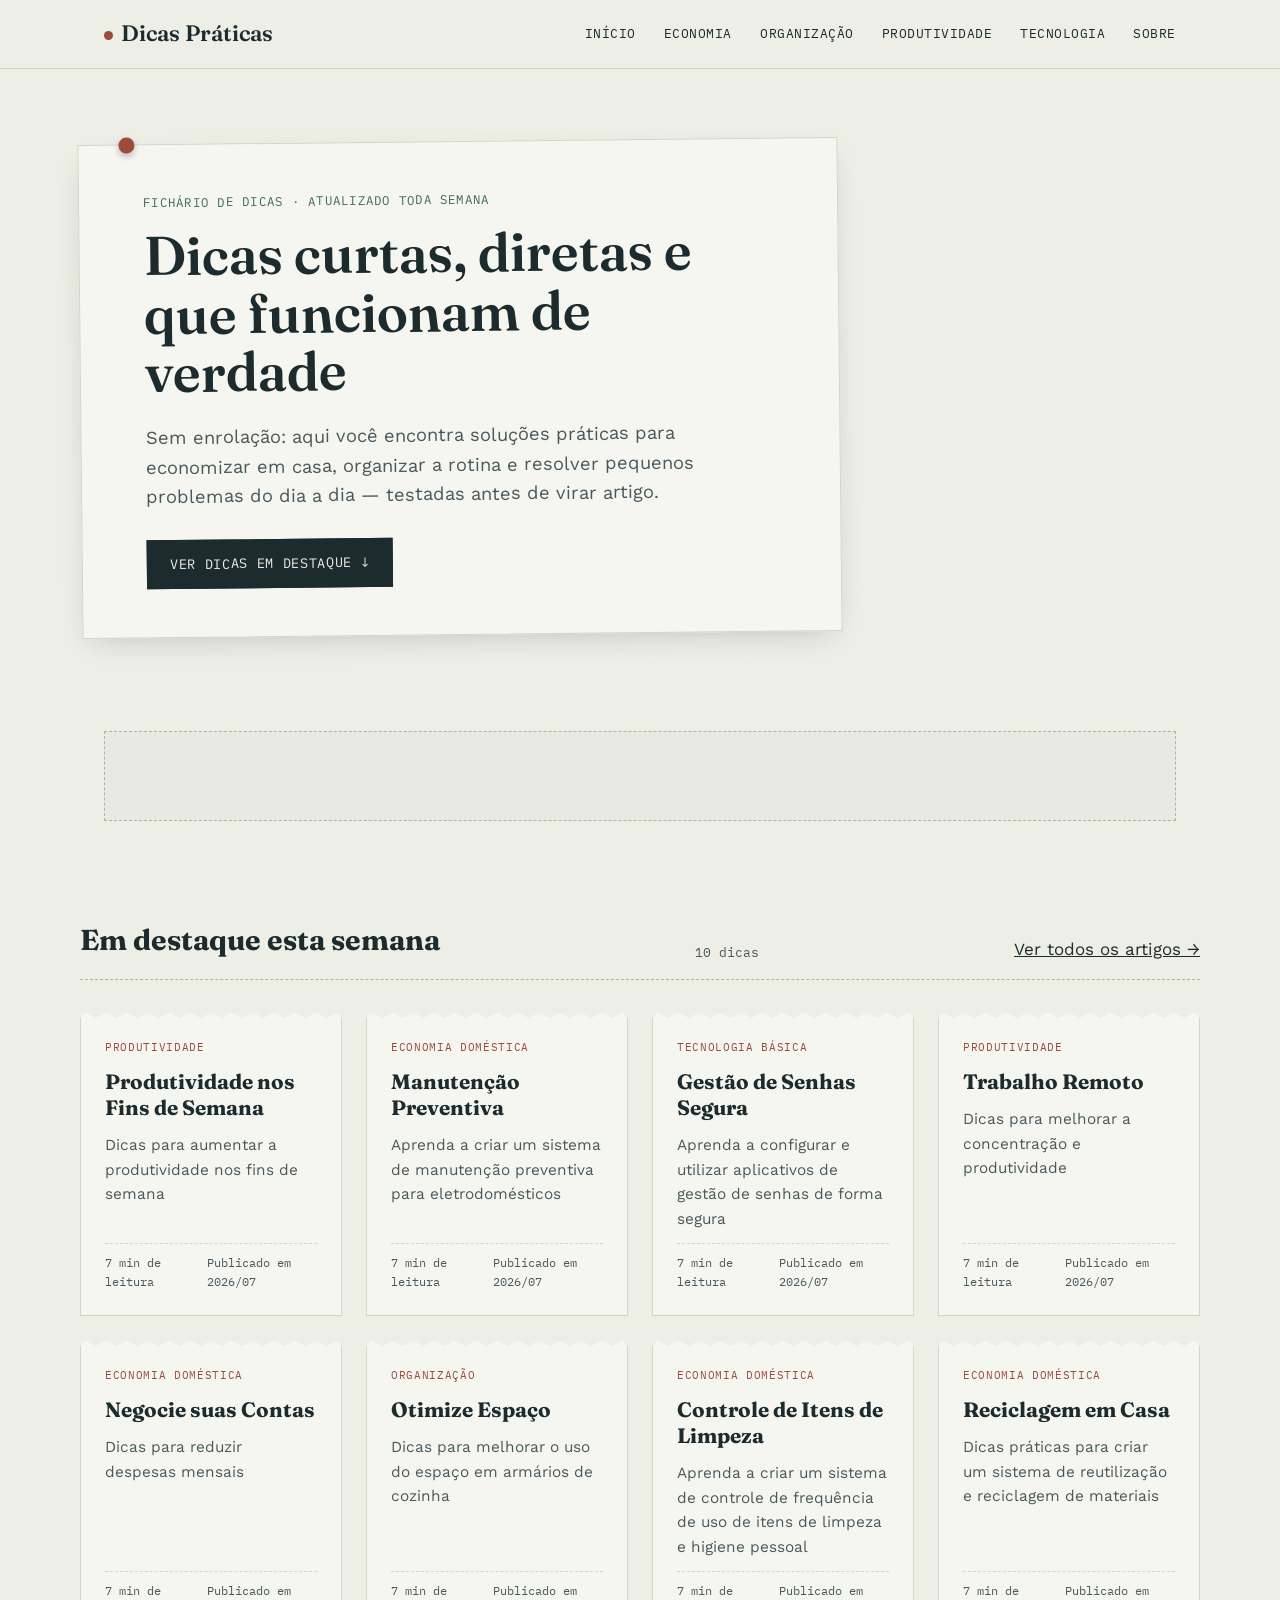
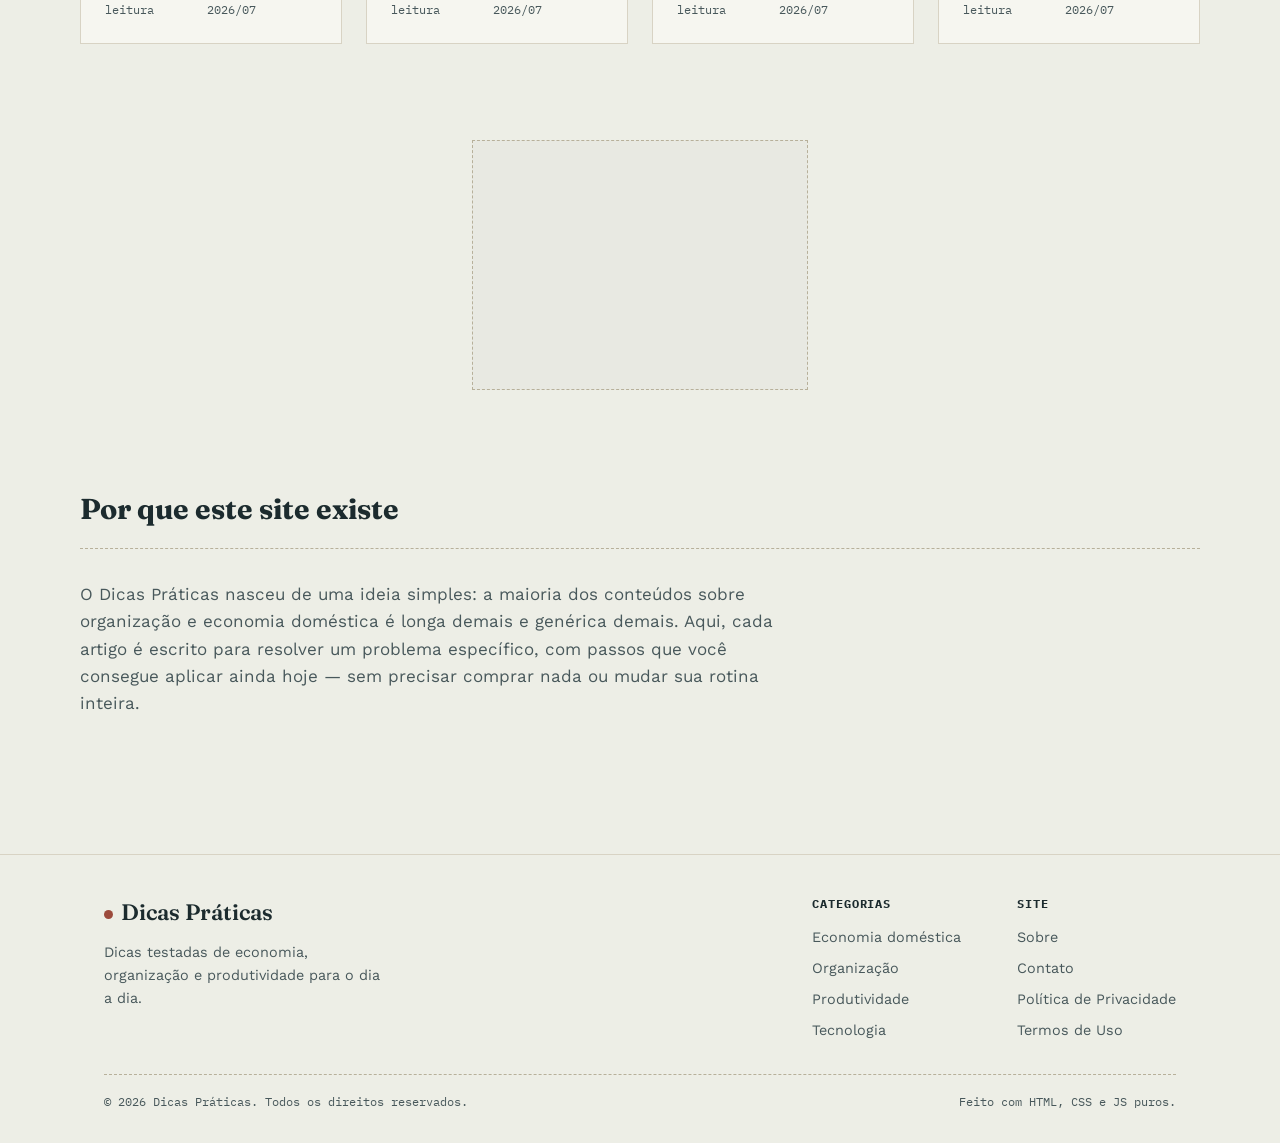
<file: index.html>
<!DOCTYPE html>
<html lang="pt-BR">
<head>
<meta charset="UTF-8">
<meta name="viewport" content="width=device-width, initial-scale=1.0">
<title>Dicas Práticas | Economia e Organização</title>
<meta name="description" content="Dicas práticas e testadas para economizar em casa, se organizar melhor e ganhar tempo no dia a dia. Conteúdo direto ao ponto, sem enrolação.">
<link rel="canonical" href="https://dicas-economizar-tempo.vercel.app/">
<meta name="robots" content="index, follow">

<!-- Open Graph -->
<meta property="og:type" content="website">
<meta property="og:site_name" content="Dicas Práticas">
<meta property="og:title" content="Dicas Práticas | Economia e Organização">
<meta property="og:description" content="Dicas práticas e testadas para economizar em casa, se organizar melhor e ganhar tempo no dia a dia.">
<meta property="og:url" content="https://dicas-economizar-tempo.vercel.app/">
<meta property="og:image" content="https://dicas-economizar-tempo.vercel.app/og-image.jpg">
<meta property="og:locale" content="pt_BR">

<!-- Twitter Card -->
<meta name="twitter:card" content="summary_large_image">
<meta name="twitter:title" content="Dicas Práticas">
<meta name="twitter:description" content="Dicas práticas e testadas para o dia a dia: economia, organização e produtividade.">
<meta name="google-adsense-account" content="ca-pub-7348272036985298">
<script async src="https://pagead2.googlesyndication.com/pagead/js/adsbygoogle.js?client=ca-pub-7348272036985298"crossorigin="anonymous"></script>

<script id="aclib" type="text/javascript" src="//acscdn.com/script/aclib.js"></script>
<script type="text/javascript">
    aclib.runAutoTag({
        zoneId: 'lfarq0qdfk',
    });
</script>



<link rel="icon" href="data:image/svg+xml,<svg xmlns=%22http://www.w3.org/2000/svg%22 viewBox=%220 0 32 32%22><circle cx=%2216%22 cy=%2216%22 r=%2216%22 fill=%22%239c4a3c%22/></svg>">
<link rel="stylesheet" href="css/style.css">

<!-- JSON-LD: WebSite -->
<script type="application/ld+json">
{
  "@context": "https://schema.org",
  "@type": "WebSite",
  "name": "Dicas Práticas",
  "url": "https://dicas-economizar-tempo.vercel.app/",
  "inLanguage": "pt-BR",
  "description": "Dicas práticas e testadas para economizar em casa, se organizar melhor e ganhar tempo no dia a dia."
}
</script>
</head>
<body>

<header class="site-header">
  <nav class="nav">
    <a class="brand" href="index.html">
      <span class="brand-pin" aria-hidden="true"></span>
      <span class="brand-name">Dicas Práticas</span>
    </a>
    <button class="nav-toggle" aria-expanded="false" aria-controls="menu-principal">Menu</button>
    <ul class="nav-links" id="menu-principal">
      <li><a href="index.html">Início</a></li>
      <li><a href="artigos/economia-domestica.html">Economia</a></li>
      <li><a href="artigos/organizacao-casa.html">Organização</a></li>
      <li><a href="artigos/produtividade-diaria.html">Produtividade</a></li>
      <li><a href="artigos/tecnologia-basica.html">Tecnologia</a></li>
      <li><a href="sobre.html">Sobre</a></li>
    </ul>
  </nav>
</header>

<main>
  <section class="hero wrap">
    <div class="pinned-card">
      <p class="eyebrow">Fichário de dicas · atualizado toda semana</p>
      <h1>Dicas curtas, diretas e que funcionam de verdade</h1>
      <p class="lede">Sem enrolação: aqui você encontra soluções práticas para economizar em casa, organizar a rotina e resolver pequenos problemas do dia a dia — testadas antes de virar artigo.</p>
      <a class="btn" href="#destaques">Ver dicas em destaque ↓</a>
    </div>
  </section>

  <div class="wrap">
    <div class="ad-slot leaderboard" data-ad-slot="SUBSTITUA_PELO_ZONE_ID_1" role="complementary" aria-label="Espaço publicitário">
      Espaço publicitário
    </div>
  </div>

  <section class="section wrap" id="destaques">
    <div class="section-head">
    <h2>Em destaque esta semana</h2>
    <span class="idx">10 dicas</span>
      <a class="ver-todos-link" href="todos-os-artigos.html">Ver todos os artigos →</a>
      <!-- LINK_TODOS_ARTIGOS -->
    </div>
    <div class="card-grid">

      <a class="tip-card" href="artigos/tecnicas-para-maximizar-a-produtividade-durante-os-fins-de-semana.html">
        <span class="tag">Produtividade</span>
        <h3>Produtividade nos Fins de Semana</h3>
        <p>Dicas para aumentar a produtividade nos fins de semana</p>
        <span class="meta"><span>7 min de leitura</span><span>Publicado em 2026/07</span></span>
      </a>

      <a class="tip-card" href="artigos/como-criar-um-sistema-de-manutencao-preventiva-para-eletrodomesticos.html">
        <span class="tag">Economia doméstica</span>
        <h3>Manutenção Preventiva</h3>
        <p>Aprenda a criar um sistema de manutenção preventiva para eletrodomésticos</p>
        <span class="meta"><span>7 min de leitura</span><span>Publicado em 2026/07</span></span>
      </a>

      <a class="tip-card" href="artigos/guia-para-configurar-e-utilizar-aplicativos-de-gestao-de-senhas-de-forma-segura.html">
        <span class="tag">Tecnologia básica</span>
        <h3>Gestão de Senhas Segura</h3>
        <p>Aprenda a configurar e utilizar aplicativos de gestão de senhas de forma segura</p>
        <span class="meta"><span>7 min de leitura</span><span>Publicado em 2026/07</span></span>
      </a>

      <a class="tip-card" href="artigos/tecnicas-para-melhorar-a-concentracao-e-produtividade-durante-o-trabalho-remoto.html">
        <span class="tag">Produtividade</span>
        <h3>Trabalho Remoto</h3>
        <p>Dicas para melhorar a concentração e produtividade</p>
        <span class="meta"><span>7 min de leitura</span><span>Publicado em 2026/07</span></span>
      </a>

      <a class="tip-card" href="artigos/dicas-para-negociar-contas-e-reduzir-despesas-mensais.html">
        <span class="tag">Economia doméstica</span>
        <h3>Negocie suas Contas</h3>
        <p>Dicas para reduzir despesas mensais</p>
        <span class="meta"><span>7 min de leitura</span><span>Publicado em 2026/07</span></span>
      </a>

      <a class="tip-card" href="artigos/como-otimizar-o-uso-de-espaco-em-armarios-de-cozinha.html">
        <span class="tag">Organização</span>
        <h3>Otimize Espaço</h3>
        <p>Dicas para melhorar o uso do espaço em armários de cozinha</p>
        <span class="meta"><span>7 min de leitura</span><span>Publicado em 2026/07</span></span>
      </a>

      <a class="tip-card" href="artigos/como-criar-um-sistema-de-controle-de-frequencia-de-uso-de-itens-de-limpeza-e-higiene-pessoal-em-casa.html">
        <span class="tag">Economia doméstica</span>
        <h3>Controle de Itens de Limpeza</h3>
        <p>Aprenda a criar um sistema de controle de frequência de uso de itens de limpeza e higiene pessoal</p>
        <span class="meta"><span>7 min de leitura</span><span>Publicado em 2026/07</span></span>
      </a>

      <a class="tip-card" href="artigos/como-criar-um-sistema-de-reutilizacao-e-reciclagem-de-materiais-em-casa.html">
        <span class="tag">Economia doméstica</span>
        <h3>Reciclagem em Casa</h3>
        <p>Dicas práticas para criar um sistema de reutilização e reciclagem de materiais</p>
        <span class="meta"><span>7 min de leitura</span><span>Publicado em 2026/07</span></span>
      </a>








    </div>
  </section>

  <div class="wrap">
    <div class="ad-slot rectangle" data-ad-slot="SUBSTITUA_PELO_ZONE_ID_2" role="complementary" aria-label="Espaço publicitário">
      Espaço publicitário
    </div>
  </div>

  <section class="section wrap">
    <div class="section-head">
      <h2>Por que este site existe</h2>
    </div>
    <p style="max-width:65ch; color:var(--ink-soft)">O Dicas Práticas nasceu de uma ideia simples: a maioria dos conteúdos sobre organização e economia doméstica é longa demais e genérica demais. Aqui, cada artigo é escrito para resolver um problema específico, com passos que você consegue aplicar ainda hoje — sem precisar comprar nada ou mudar sua rotina inteira.</p>
  </section>
</main>

<footer class="site-footer">
  <div class="wrap">
    <div class="footer-grid">
      <div>
        <a class="brand" href="index.html">
          <span class="brand-pin" aria-hidden="true"></span>
          <span class="brand-name">Dicas Práticas</span>
        </a>
        <p style="max-width:32ch; margin-top:10px;">Dicas testadas de economia, organização e produtividade para o dia a dia.</p>
      </div>
      <div class="footer-cols">
        <div class="footer-col">
          <h4>Categorias</h4>
          <ul>
            <li><a href="artigos/economia-domestica.html">Economia doméstica</a></li>
            <li><a href="artigos/organizacao-casa.html">Organização</a></li>
            <li><a href="artigos/produtividade-diaria.html">Produtividade</a></li>
            <li><a href="artigos/tecnologia-basica.html">Tecnologia</a></li>
          </ul>
        </div>
        <div class="footer-col">
          <h4>Site</h4>
          <ul>
            <li><a href="sobre.html">Sobre</a></li>
            <li><a href="contato.html">Contato</a></li>
            <li><a href="privacidade.html">Política de Privacidade</a></li>
            <li><a href="termos.html">Termos de Uso</a></li>
          </ul>
        </div>
      </div>
    </div>
    <div class="footer-bottom">
      <span>© 2026 Dicas Práticas. Todos os direitos reservados.</span>
      <span>Feito com HTML, CSS e JS puros.</span>
    </div>
  </div>
</footer>

<button class="back-to-top" aria-label="Voltar ao topo">↑</button>
<script src="js/main.js"></script>
</body>
</html>
</file>
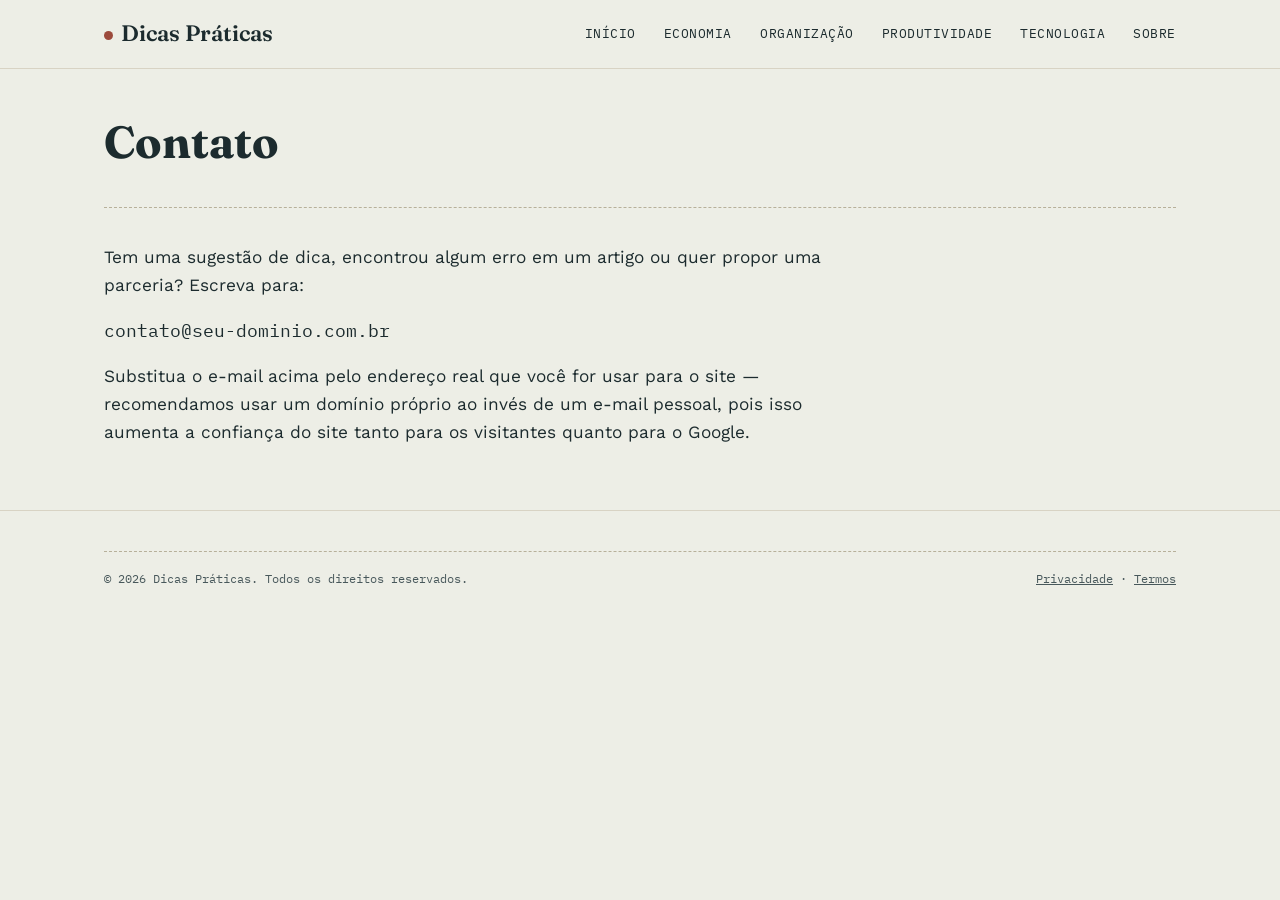
<file: contato.html>
<!DOCTYPE html>
<html lang="pt-BR">
<head>
<meta charset="UTF-8">
<meta name="viewport" content="width=device-width, initial-scale=1.0">
<title>Contato | Dicas Práticas</title>
<meta name="description" content="Fale com a equipe do Dicas Práticas para sugestões de pauta, parcerias ou dúvidas.">
<link rel="canonical" href="https://seu-dominio.vercel.app/contato.html">
<link rel="stylesheet" href="css/style.css">
</head>
<body>
<header class="site-header">
  <nav class="nav">
    <a class="brand" href="index.html">
      <span class="brand-pin" aria-hidden="true"></span>
      <span class="brand-name">Dicas Práticas</span>
    </a>
    <button class="nav-toggle" aria-expanded="false" aria-controls="menu-principal">Menu</button>
    <ul class="nav-links" id="menu-principal">
      <li><a href="index.html">Início</a></li>
      <li><a href="artigos/economia-domestica.html">Economia</a></li>
      <li><a href="artigos/organizacao-casa.html">Organização</a></li>
      <li><a href="artigos/produtividade-diaria.html">Produtividade</a></li>
      <li><a href="artigos/tecnologia-basica.html">Tecnologia</a></li>
      <li><a href="sobre.html">Sobre</a></li>
    </ul>
  </nav>
</header>

<main class="wrap">
  <div class="article-head">
    <h1>Contato</h1>
  </div>
  <article class="article-body">
    <p>Tem uma sugestão de dica, encontrou algum erro em um artigo ou quer propor uma parceria? Escreva para:</p>
    <p style="font-family:var(--font-mono); font-size:1.1rem;">contato@seu-dominio.com.br</p>
    <p>Substitua o e-mail acima pelo endereço real que você for usar para o site — recomendamos usar um domínio próprio ao invés de um e-mail pessoal, pois isso aumenta a confiança do site tanto para os visitantes quanto para o Google.</p>
  </article>
</main>

<footer class="site-footer">
  <div class="wrap">
    <div class="footer-bottom">
      <span>© 2026 Dicas Práticas. Todos os direitos reservados.</span>
      <span><a href="privacidade.html">Privacidade</a> · <a href="termos.html">Termos</a></span>
    </div>
  </div>
</footer>
<button class="back-to-top" aria-label="Voltar ao topo">↑</button>
<script src="js/main.js"></script>
</body>
</html>
</file>
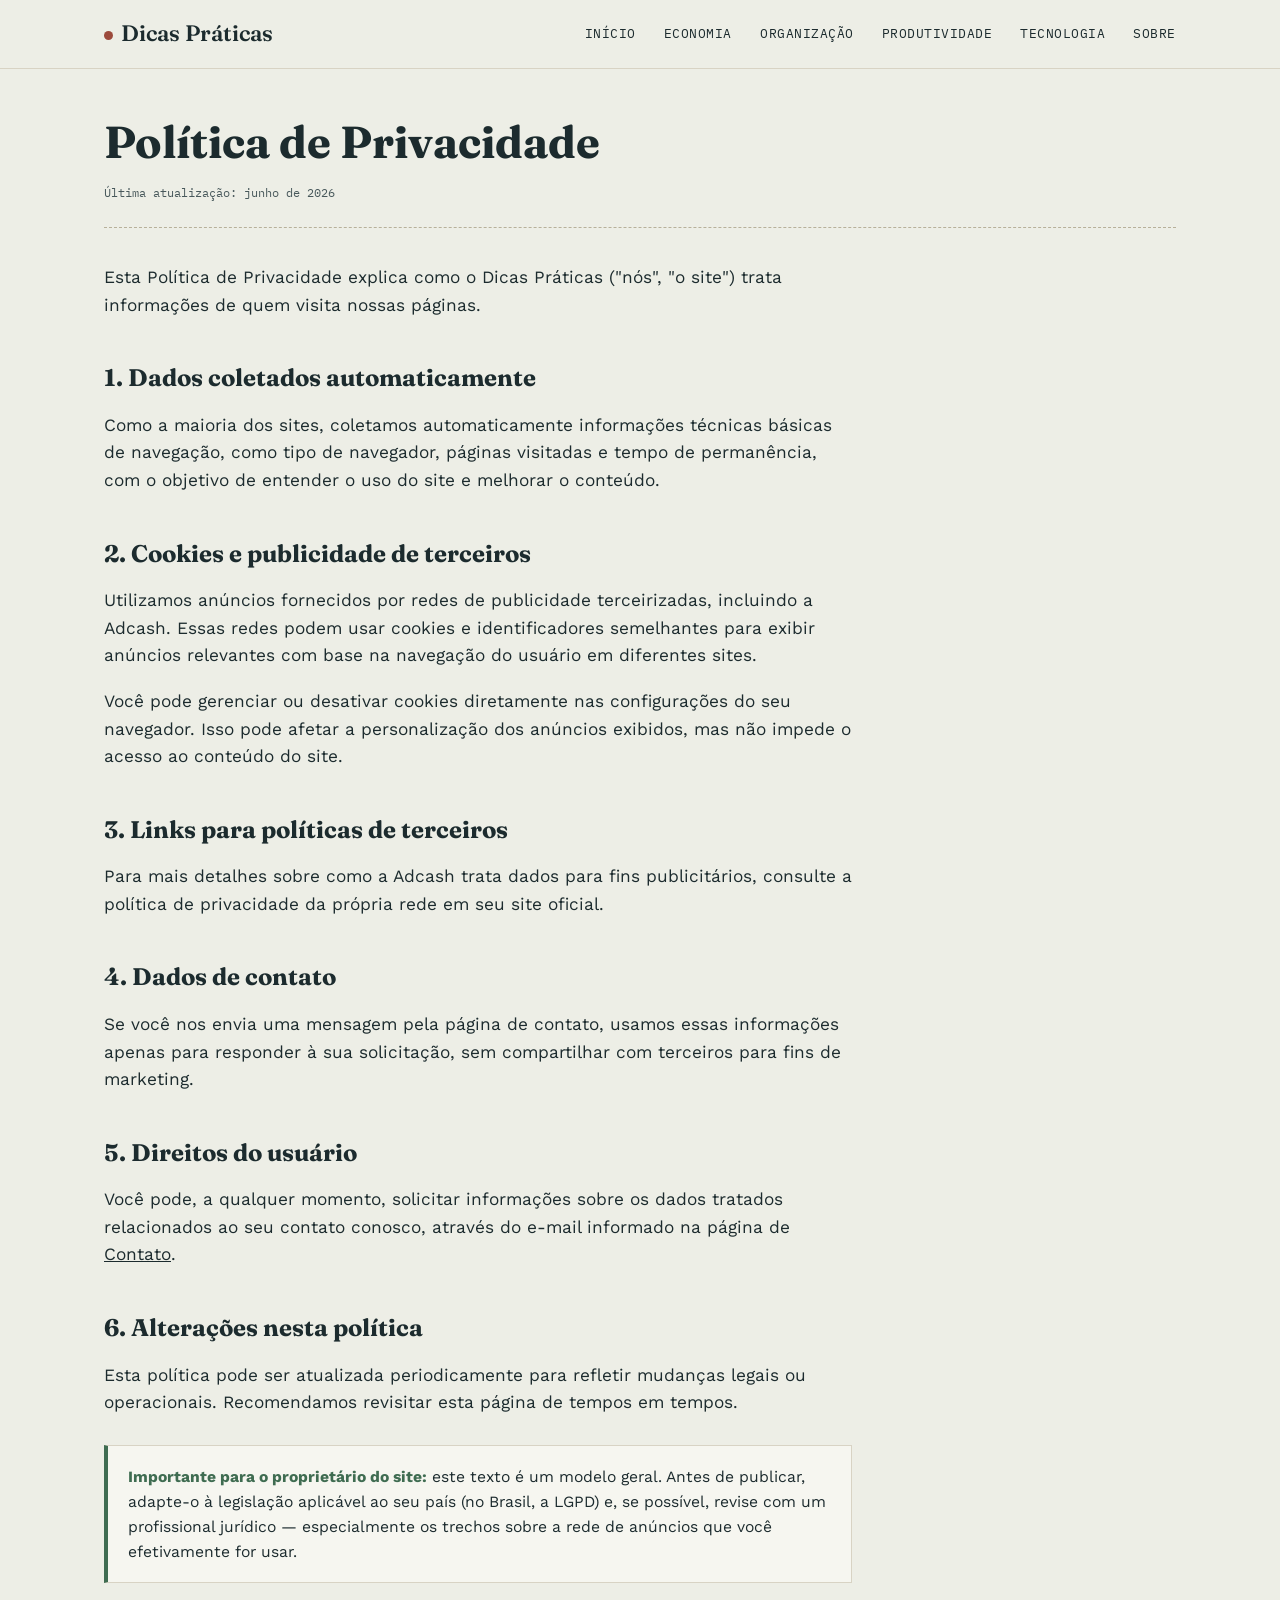
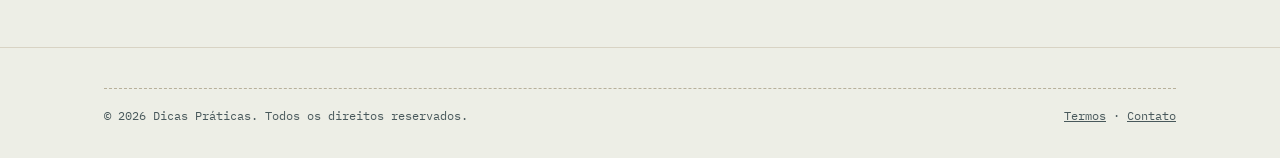
<file: privacidade.html>
<!DOCTYPE html>
<html lang="pt-BR">
<head>
<meta charset="UTF-8">
<meta name="viewport" content="width=device-width, initial-scale=1.0">
<title>Política de Privacidade | Dicas Práticas</title>
<meta name="description" content="Política de privacidade do Dicas Práticas: como usamos cookies, dados de navegação e anúncios de terceiros.">
<link rel="canonical" href="https://dicas-economizar-tempo.vercel.app/privacidade.html">
<link rel="stylesheet" href="css/style.css">
</head>
<body>
<header class="site-header">
  <nav class="nav">
    <a class="brand" href="index.html">
      <span class="brand-pin" aria-hidden="true"></span>
      <span class="brand-name">Dicas Práticas</span>
    </a>
    <button class="nav-toggle" aria-expanded="false" aria-controls="menu-principal">Menu</button>
    <ul class="nav-links" id="menu-principal">
      <li><a href="index.html">Início</a></li>
      <li><a href="artigos/economia-domestica.html">Economia</a></li>
      <li><a href="artigos/organizacao-casa.html">Organização</a></li>
      <li><a href="artigos/produtividade-diaria.html">Produtividade</a></li>
      <li><a href="artigos/tecnologia-basica.html">Tecnologia</a></li>
      <li><a href="sobre.html">Sobre</a></li>
    </ul>
  </nav>
</header>

<main class="wrap">
  <div class="article-head">
    <h1>Política de Privacidade</h1>
    <div class="article-meta"><span>Última atualização: junho de 2026</span></div>
  </div>
  <article class="article-body">
    <p>Esta Política de Privacidade explica como o Dicas Práticas ("nós", "o site") trata informações de quem visita nossas páginas.</p>

    <h2>1. Dados coletados automaticamente</h2>
    <p>Como a maioria dos sites, coletamos automaticamente informações técnicas básicas de navegação, como tipo de navegador, páginas visitadas e tempo de permanência, com o objetivo de entender o uso do site e melhorar o conteúdo.</p>

    <h2>2. Cookies e publicidade de terceiros</h2>
    <p>Utilizamos anúncios fornecidos por redes de publicidade terceirizadas, incluindo a Adcash. Essas redes podem usar cookies e identificadores semelhantes para exibir anúncios relevantes com base na navegação do usuário em diferentes sites.</p>
    <p>Você pode gerenciar ou desativar cookies diretamente nas configurações do seu navegador. Isso pode afetar a personalização dos anúncios exibidos, mas não impede o acesso ao conteúdo do site.</p>

    <h2>3. Links para políticas de terceiros</h2>
    <p>Para mais detalhes sobre como a Adcash trata dados para fins publicitários, consulte a política de privacidade da própria rede em seu site oficial.</p>

    <h2>4. Dados de contato</h2>
    <p>Se você nos envia uma mensagem pela página de contato, usamos essas informações apenas para responder à sua solicitação, sem compartilhar com terceiros para fins de marketing.</p>

    <h2>5. Direitos do usuário</h2>
    <p>Você pode, a qualquer momento, solicitar informações sobre os dados tratados relacionados ao seu contato conosco, através do e-mail informado na página de <a href="contato.html">Contato</a>.</p>

    <h2>6. Alterações nesta política</h2>
    <p>Esta política pode ser atualizada periodicamente para refletir mudanças legais ou operacionais. Recomendamos revisitar esta página de tempos em tempos.</p>

    <div class="callout">
      <strong>Importante para o proprietário do site:</strong> este texto é um modelo geral. Antes de publicar, adapte-o à legislação aplicável ao seu país (no Brasil, a LGPD) e, se possível, revise com um profissional jurídico — especialmente os trechos sobre a rede de anúncios que você efetivamente for usar.
    </div>
  </article>
</main>

<footer class="site-footer">
  <div class="wrap">
    <div class="footer-bottom">
      <span>© 2026 Dicas Práticas. Todos os direitos reservados.</span>
      <span><a href="termos.html">Termos</a> · <a href="contato.html">Contato</a></span>
    </div>
  </div>
</footer>
<button class="back-to-top" aria-label="Voltar ao topo">↑</button>
<script src="js/main.js"></script>
</body>
</html>
</file>
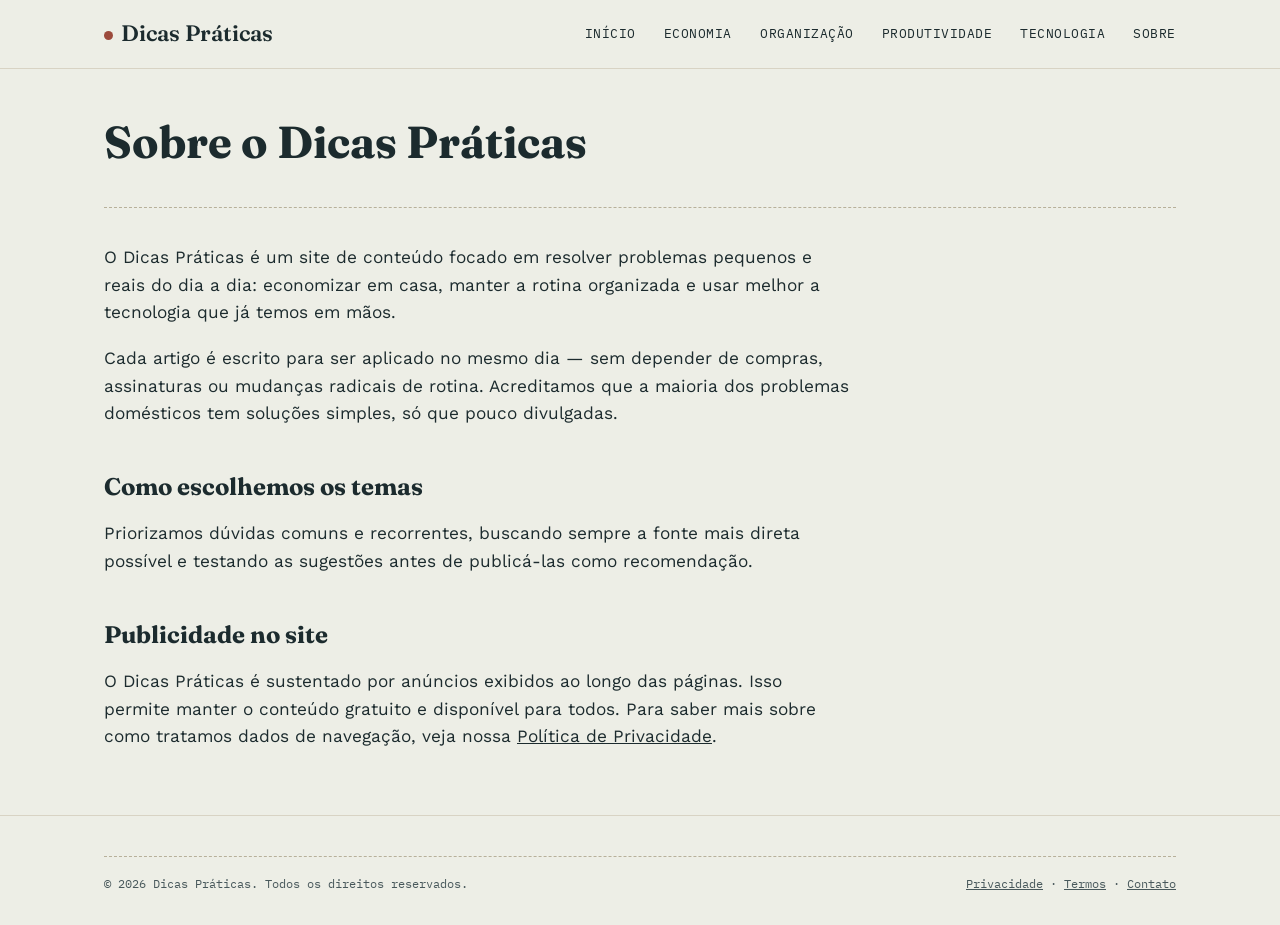
<file: sobre.html>
<!DOCTYPE html>
<html lang="pt-BR">
<head>
<meta charset="UTF-8">
<meta name="viewport" content="width=device-width, initial-scale=1.0">
<title>Sobre | Dicas Práticas</title>
<meta name="description" content="Conheça o Dicas Práticas: um site de conteúdo direto ao ponto sobre economia doméstica, organização e produtividade.">
<link rel="canonical" href="https://dicas-economizar-tempo.vercel.app/sobre.html">
<link rel="stylesheet" href="css/style.css">
</head>
<body>
<header class="site-header">
  <nav class="nav">
    <a class="brand" href="index.html">
      <span class="brand-pin" aria-hidden="true"></span>
      <span class="brand-name">Dicas Práticas</span>
    </a>
    <button class="nav-toggle" aria-expanded="false" aria-controls="menu-principal">Menu</button>
    <ul class="nav-links" id="menu-principal">
      <li><a href="index.html">Início</a></li>
      <li><a href="artigos/economia-domestica.html">Economia</a></li>
      <li><a href="artigos/organizacao-casa.html">Organização</a></li>
      <li><a href="artigos/produtividade-diaria.html">Produtividade</a></li>
      <li><a href="artigos/tecnologia-basica.html">Tecnologia</a></li>
      <li><a href="sobre.html">Sobre</a></li>
    </ul>
  </nav>
</header>
<main class="wrap">
  <div class="article-head">
    <h1>Sobre o Dicas Práticas</h1>
  </div>
  <article class="article-body">
    <p>O Dicas Práticas é um site de conteúdo focado em resolver problemas pequenos e reais do dia a dia: economizar em casa, manter a rotina organizada e usar melhor a tecnologia que já temos em mãos.</p>
    <p>Cada artigo é escrito para ser aplicado no mesmo dia — sem depender de compras, assinaturas ou mudanças radicais de rotina. Acreditamos que a maioria dos problemas domésticos tem soluções simples, só que pouco divulgadas.</p>
    <h2>Como escolhemos os temas</h2>
    <p>Priorizamos dúvidas comuns e recorrentes, buscando sempre a fonte mais direta possível e testando as sugestões antes de publicá-las como recomendação.</p>
    <h2>Publicidade no site</h2>
    <p>O Dicas Práticas é sustentado por anúncios exibidos ao longo das páginas. Isso permite manter o conteúdo gratuito e disponível para todos. Para saber mais sobre como tratamos dados de navegação, veja nossa <a href="privacidade.html">Política de Privacidade</a>.</p>
  </article>
</main>
<footer class="site-footer">
  <div class="wrap">
    <div class="footer-bottom">
      <span>© 2026 Dicas Práticas. Todos os direitos reservados.</span>
      <span><a href="privacidade.html">Privacidade</a> · <a href="termos.html">Termos</a> · <a href="contato.html">Contato</a></span>
    </div>
  </div>
</footer>
<button class="back-to-top" aria-label="Voltar ao topo">↑</button>
<script src="js/main.js"></script>
</body>
</html>
</file>
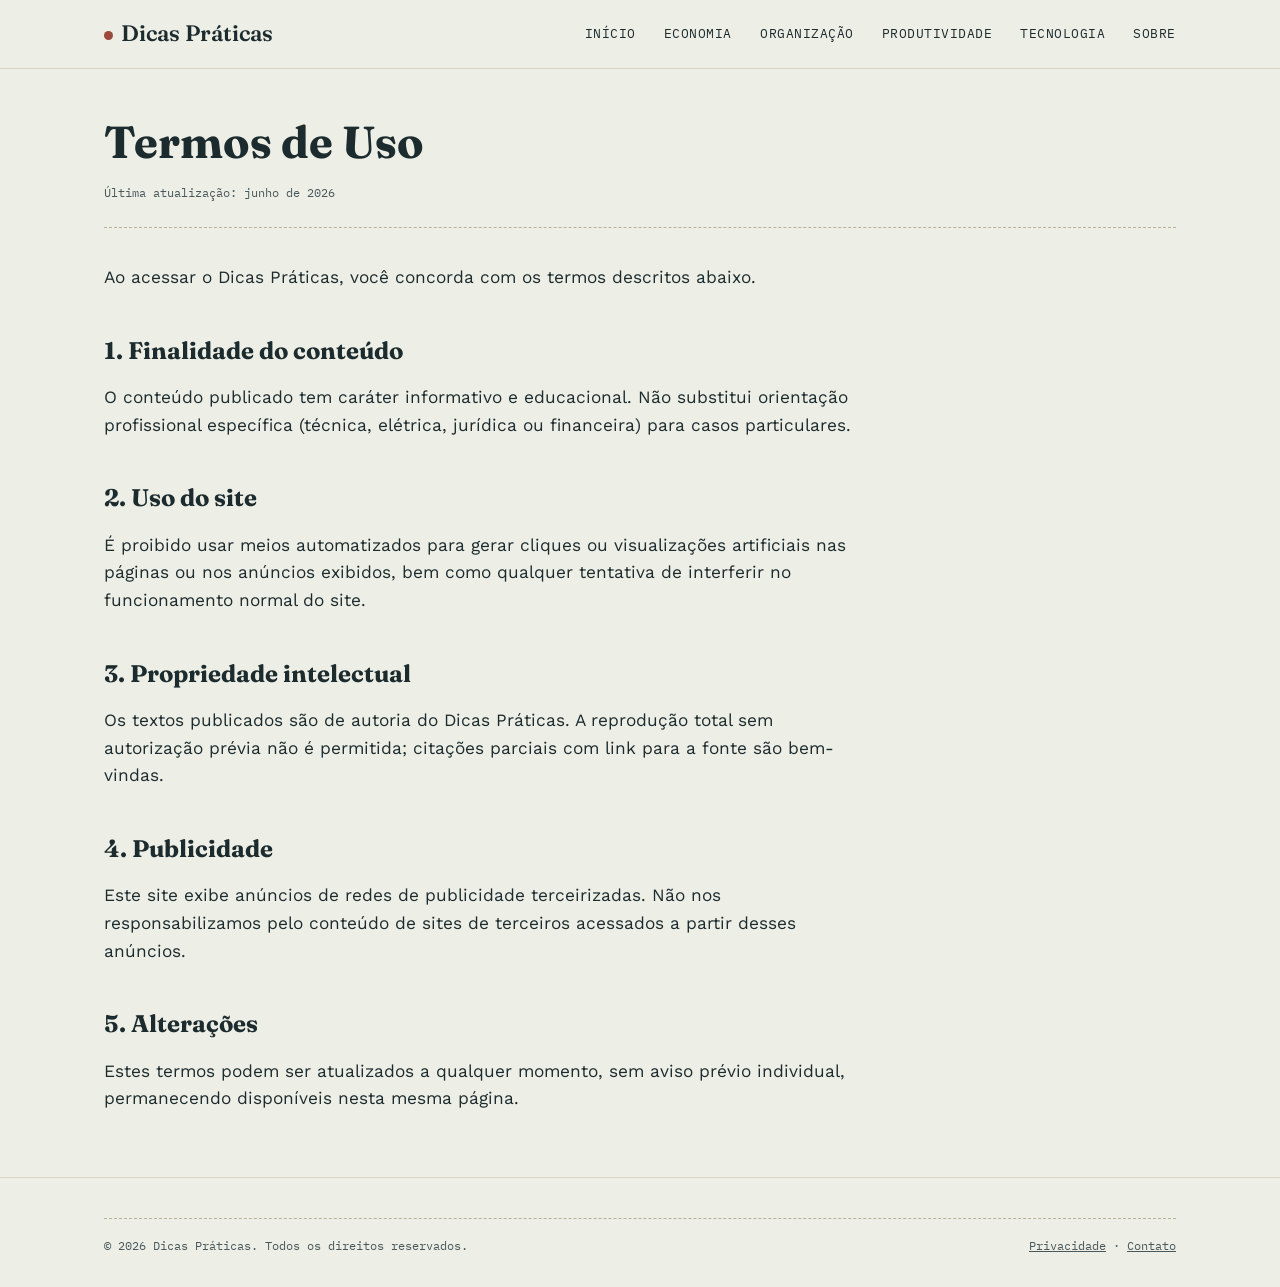
<file: termos.html>
<!DOCTYPE html>
<html lang="pt-BR">
<head>
<meta charset="UTF-8">
<meta name="viewport" content="width=device-width, initial-scale=1.0">
<title>Termos de Uso | Dicas Práticas</title>
<meta name="description" content="Termos de uso do site Dicas Práticas.">
<link rel="canonical" href="https://dicas-economizar-tempo.vercel.app/termos.html">
<link rel="stylesheet" href="css/style.css">
</head>
<body>
<header class="site-header">
  <nav class="nav">
    <a class="brand" href="index.html">
      <span class="brand-pin" aria-hidden="true"></span>
      <span class="brand-name">Dicas Práticas</span>
    </a>
    <button class="nav-toggle" aria-expanded="false" aria-controls="menu-principal">Menu</button>
    <ul class="nav-links" id="menu-principal">
      <li><a href="index.html">Início</a></li>
      <li><a href="artigos/economia-domestica.html">Economia</a></li>
      <li><a href="artigos/organizacao-casa.html">Organização</a></li>
      <li><a href="artigos/produtividade-diaria.html">Produtividade</a></li>
      <li><a href="artigos/tecnologia-basica.html">Tecnologia</a></li>
      <li><a href="sobre.html">Sobre</a></li>
    </ul>
  </nav>
</header>
<main class="wrap">
  <div class="article-head">
    <h1>Termos de Uso</h1>
    <div class="article-meta"><span>Última atualização: junho de 2026</span></div>
  </div>
  <article class="article-body">
    <p>Ao acessar o Dicas Práticas, você concorda com os termos descritos abaixo.</p>
    <h2>1. Finalidade do conteúdo</h2>
    <p>O conteúdo publicado tem caráter informativo e educacional. Não substitui orientação profissional específica (técnica, elétrica, jurídica ou financeira) para casos particulares.</p>
    <h2>2. Uso do site</h2>
    <p>É proibido usar meios automatizados para gerar cliques ou visualizações artificiais nas páginas ou nos anúncios exibidos, bem como qualquer tentativa de interferir no funcionamento normal do site.</p>
    <h2>3. Propriedade intelectual</h2>
    <p>Os textos publicados são de autoria do Dicas Práticas. A reprodução total sem autorização prévia não é permitida; citações parciais com link para a fonte são bem-vindas.</p>
    <h2>4. Publicidade</h2>
    <p>Este site exibe anúncios de redes de publicidade terceirizadas. Não nos responsabilizamos pelo conteúdo de sites de terceiros acessados a partir desses anúncios.</p>
    <h2>5. Alterações</h2>
    <p>Estes termos podem ser atualizados a qualquer momento, sem aviso prévio individual, permanecendo disponíveis nesta mesma página.</p>
  </article>
</main>
<footer class="site-footer">
  <div class="wrap">
    <div class="footer-bottom">
      <span>© 2026 Dicas Práticas. Todos os direitos reservados.</span>
      <span><a href="privacidade.html">Privacidade</a> · <a href="contato.html">Contato</a></span>
    </div>
  </div>
</footer>
<button class="back-to-top" aria-label="Voltar ao topo">↑</button>
<script src="js/main.js"></script>
</body>
</html>
</file>
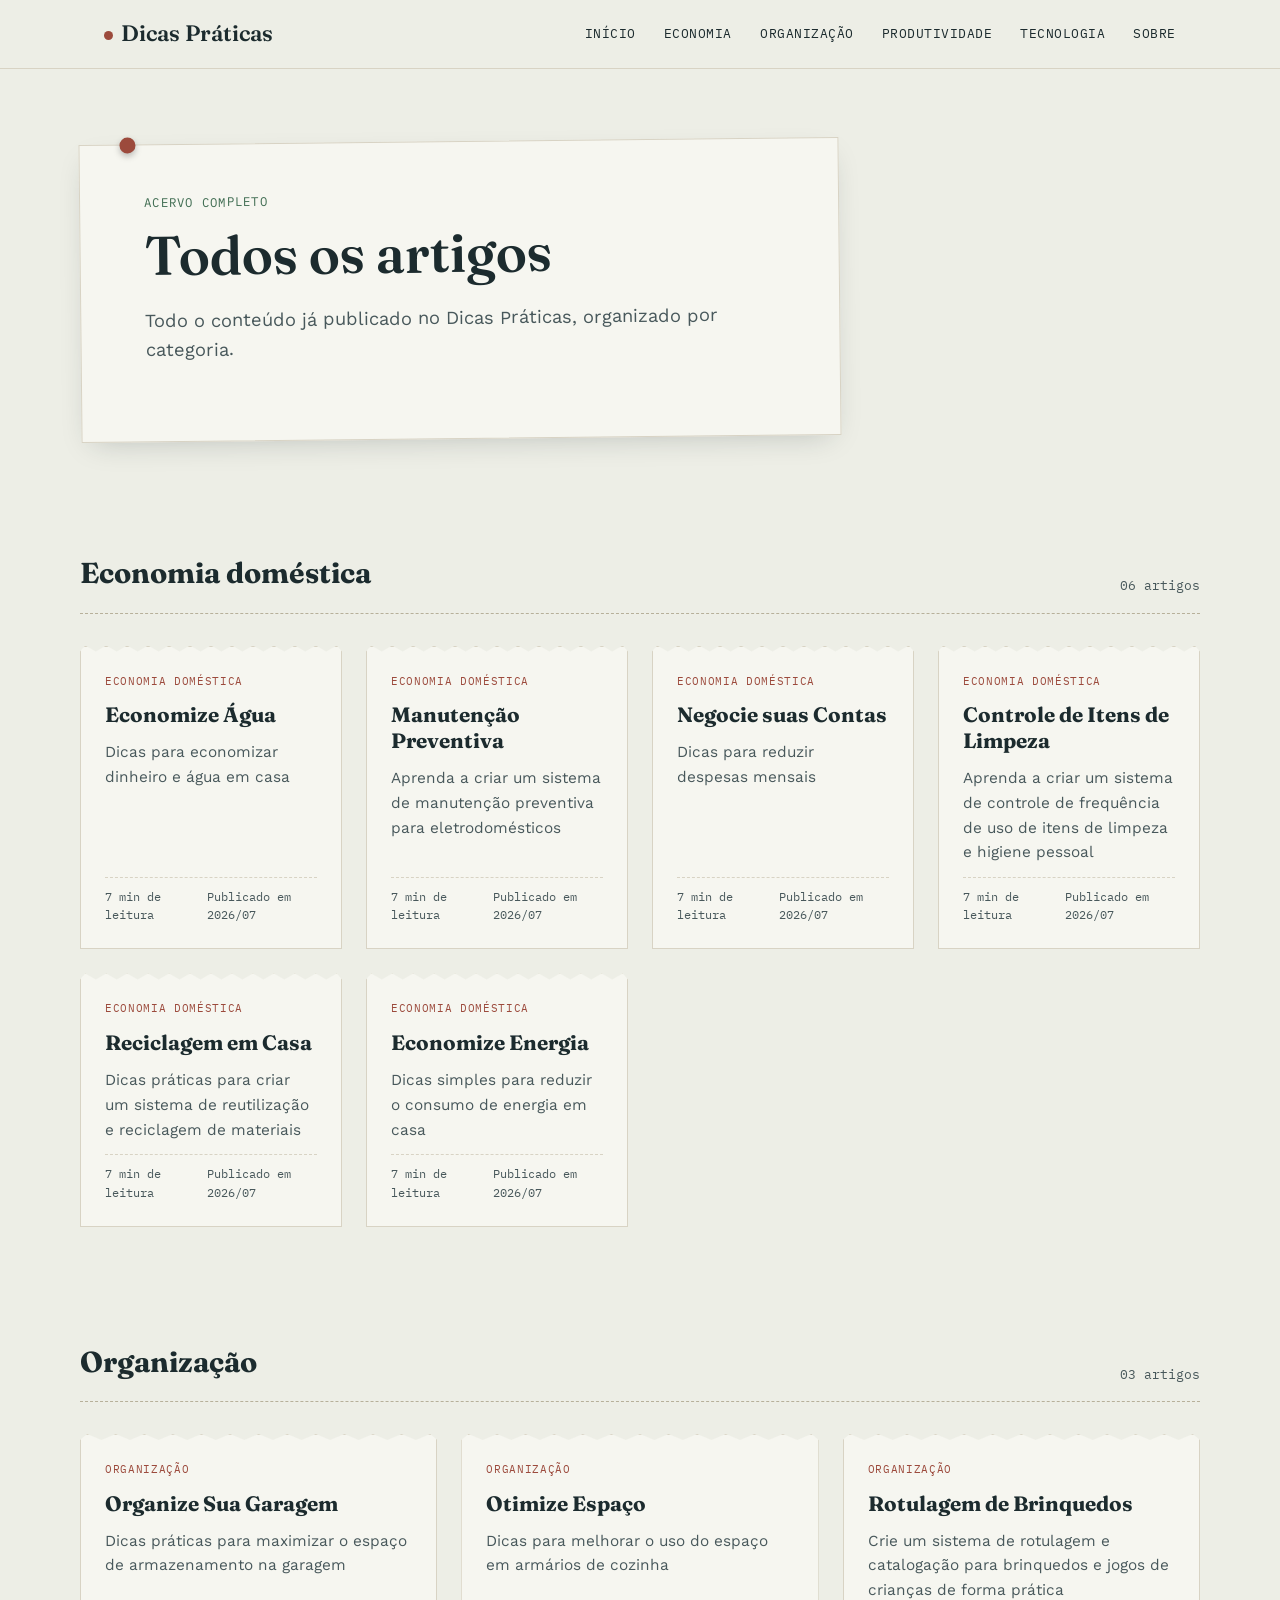
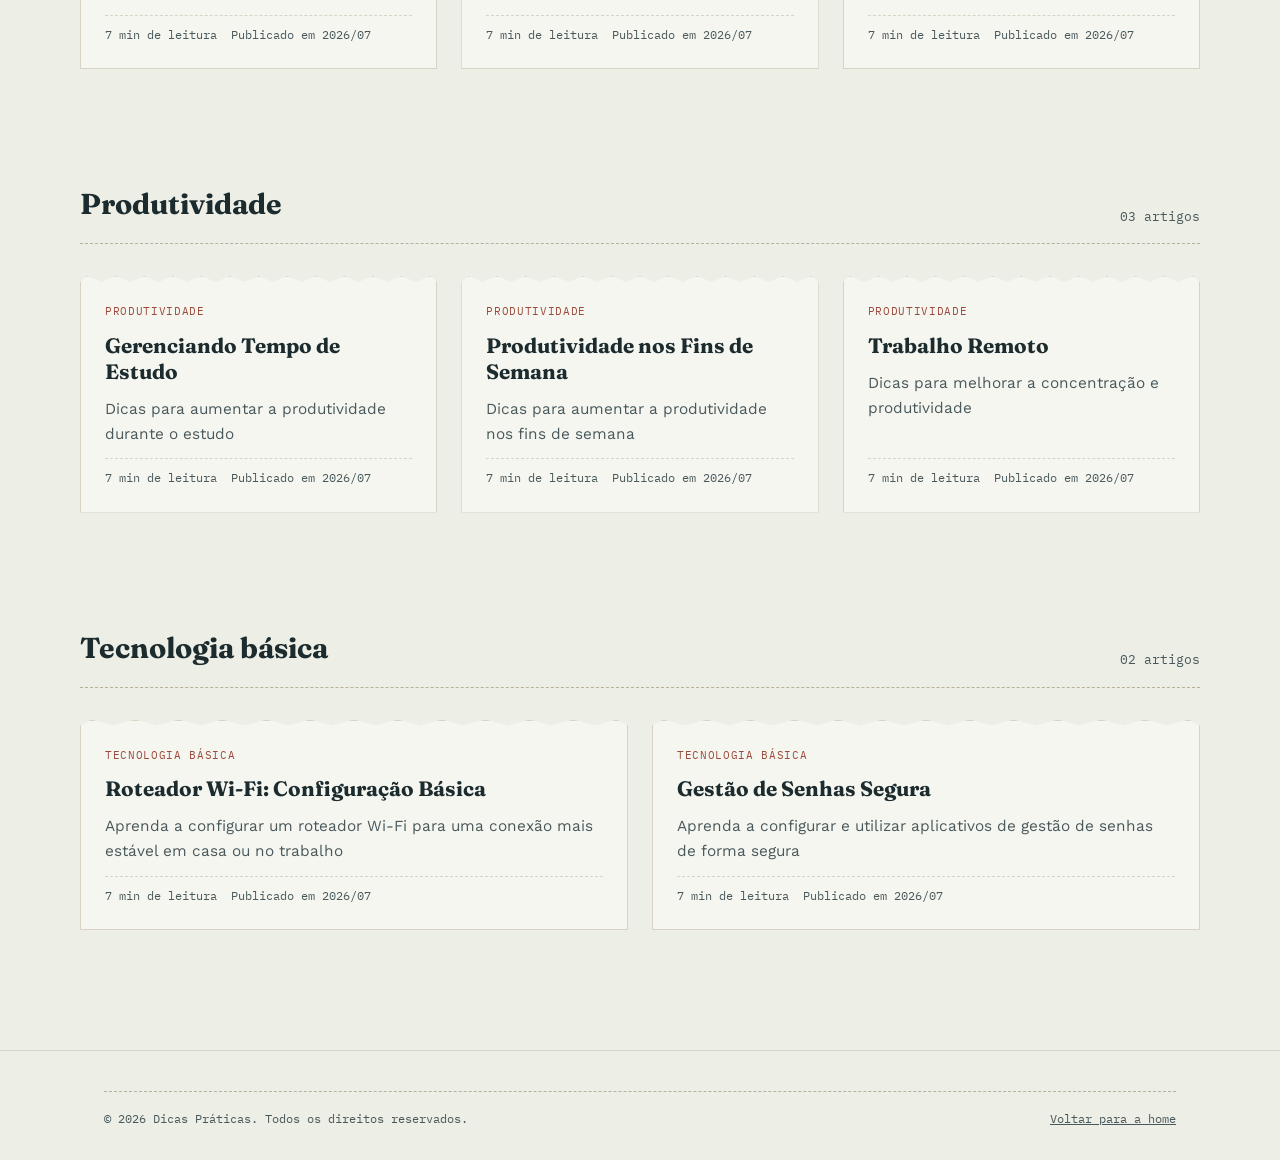
<file: todos-os-artigos.html>
<!DOCTYPE html>
<html lang="pt-BR">
<head>
<meta charset="UTF-8">
<meta name="viewport" content="width=device-width, initial-scale=1.0">
<title>Todos os artigos — Dicas Práticas</title>
<meta name="description" content="Veja todos os artigos do Dicas Práticas: economia doméstica, organização, produtividade e tecnologia básica.">
<link rel="canonical" href="https://dicas-economizar-tempo.vercel.app/todos-os-artigos.html">
<meta name="robots" content="index, follow">
<link rel="stylesheet" href="css/style.css">
</head>
<body>

<header class="site-header">
  <nav class="nav">
    <a class="brand" href="index.html">
      <span class="brand-pin" aria-hidden="true"></span>
      <span class="brand-name">Dicas Práticas</span>
    </a>
    <button class="nav-toggle" aria-expanded="false" aria-controls="menu-principal">Menu</button>
    <ul class="nav-links" id="menu-principal">
      <li><a href="index.html">Início</a></li>
      <li><a href="artigos/economia-domestica.html">Economia</a></li>
      <li><a href="artigos/organizacao-casa.html">Organização</a></li>
      <li><a href="artigos/produtividade-diaria.html">Produtividade</a></li>
      <li><a href="artigos/tecnologia-basica.html">Tecnologia</a></li>
      <li><a href="sobre.html">Sobre</a></li>
    </ul>
  </nav>
</header>

<main>
  <section class="hero wrap">
    <div class="pinned-card">
      <p class="eyebrow">Acervo completo</p>
      <h1>Todos os artigos</h1>
      <p class="lede">Todo o conteúdo já publicado no Dicas Práticas, organizado por categoria.</p>
    </div>
  </section>

  <section class="section wrap">
    <div class="section-head">
      <h2>Economia doméstica</h2>
      <span class="idx">06 artigos</span>
    </div>
    <div class="card-grid">

      <a class="tip-card" href="artigos/como-economizar-dinheiro-com-o-uso-eficiente-de-agua-em-casa.html">
        <span class="tag">Economia doméstica</span>
        <h3>Economize Água</h3>
        <p>Dicas para economizar dinheiro e água em casa</p>
        <span class="meta"><span>7 min de leitura</span><span>Publicado em 2026/07</span></span>
      </a>

      <a class="tip-card" href="artigos/como-criar-um-sistema-de-manutencao-preventiva-para-eletrodomesticos.html">
        <span class="tag">Economia doméstica</span>
        <h3>Manutenção Preventiva</h3>
        <p>Aprenda a criar um sistema de manutenção preventiva para eletrodomésticos</p>
        <span class="meta"><span>7 min de leitura</span><span>Publicado em 2026/07</span></span>
      </a>

      <a class="tip-card" href="artigos/dicas-para-negociar-contas-e-reduzir-despesas-mensais.html">
        <span class="tag">Economia doméstica</span>
        <h3>Negocie suas Contas</h3>
        <p>Dicas para reduzir despesas mensais</p>
        <span class="meta"><span>7 min de leitura</span><span>Publicado em 2026/07</span></span>
      </a>

      <a class="tip-card" href="artigos/como-criar-um-sistema-de-controle-de-frequencia-de-uso-de-itens-de-limpeza-e-higiene-pessoal-em-casa.html">
        <span class="tag">Economia doméstica</span>
        <h3>Controle de Itens de Limpeza</h3>
        <p>Aprenda a criar um sistema de controle de frequência de uso de itens de limpeza e higiene pessoal</p>
        <span class="meta"><span>7 min de leitura</span><span>Publicado em 2026/07</span></span>
      </a>

      <a class="tip-card" href="artigos/como-criar-um-sistema-de-reutilizacao-e-reciclagem-de-materiais-em-casa.html">
        <span class="tag">Economia doméstica</span>
        <h3>Reciclagem em Casa</h3>
        <p>Dicas práticas para criar um sistema de reutilização e reciclagem de materiais</p>
        <span class="meta"><span>7 min de leitura</span><span>Publicado em 2026/07</span></span>
      </a>

      <a class="tip-card" href="artigos/dicas-para-economizar-energia-eletrica-em-casa-com-ajustes-simples-e-baixo-custo.html">
        <span class="tag">Economia doméstica</span>
        <h3>Economize Energia</h3>
        <p>Dicas simples para reduzir o consumo de energia em casa</p>
        <span class="meta"><span>7 min de leitura</span><span>Publicado em 2026/07</span></span>
      </a>

    </div>
  </section>

  <section class="section wrap">
    <div class="section-head">
      <h2>Organização</h2>
      <span class="idx">03 artigos</span>
    </div>
    <div class="card-grid">

      <a class="tip-card" href="artigos/tecnicas-para-organizar-a-garagem-e-maximizar-o-espaco-de-armazenamento.html">
        <span class="tag">Organização</span>
        <h3>Organize Sua Garagem</h3>
        <p>Dicas práticas para maximizar o espaço de armazenamento na garagem</p>
        <span class="meta"><span>7 min de leitura</span><span>Publicado em 2026/07</span></span>
      </a>

      <a class="tip-card" href="artigos/como-otimizar-o-uso-de-espaco-em-armarios-de-cozinha.html">
        <span class="tag">Organização</span>
        <h3>Otimize Espaço</h3>
        <p>Dicas para melhorar o uso do espaço em armários de cozinha</p>
        <span class="meta"><span>7 min de leitura</span><span>Publicado em 2026/07</span></span>
      </a>

      <a class="tip-card" href="artigos/como-criar-um-sistema-de-rotulagem-e-catalogacao-para-brinquedos-e-jogos-de-criancas.html">
        <span class="tag">Organização</span>
        <h3>Rotulagem de Brinquedos</h3>
        <p>Crie um sistema de rotulagem e catalogação para brinquedos e jogos de crianças de forma prática</p>
        <span class="meta"><span>7 min de leitura</span><span>Publicado em 2026/07</span></span>
      </a>

    </div>
  </section>

  <section class="section wrap">
    <div class="section-head">
      <h2>Produtividade</h2>
      <span class="idx">03 artigos</span>
    </div>
    <div class="card-grid">

      <a class="tip-card" href="artigos/como-utilizar-ferramentas-de-gerenciamento-de-tempo-para-aumentar-a-produtividade-durante-o-estudo.html">
        <span class="tag">Produtividade</span>
        <h3>Gerenciando Tempo de Estudo</h3>
        <p>Dicas para aumentar a produtividade durante o estudo</p>
        <span class="meta"><span>7 min de leitura</span><span>Publicado em 2026/07</span></span>
      </a>

      <a class="tip-card" href="artigos/tecnicas-para-maximizar-a-produtividade-durante-os-fins-de-semana.html">
        <span class="tag">Produtividade</span>
        <h3>Produtividade nos Fins de Semana</h3>
        <p>Dicas para aumentar a produtividade nos fins de semana</p>
        <span class="meta"><span>7 min de leitura</span><span>Publicado em 2026/07</span></span>
      </a>

      <a class="tip-card" href="artigos/tecnicas-para-melhorar-a-concentracao-e-produtividade-durante-o-trabalho-remoto.html">
        <span class="tag">Produtividade</span>
        <h3>Trabalho Remoto</h3>
        <p>Dicas para melhorar a concentração e produtividade</p>
        <span class="meta"><span>7 min de leitura</span><span>Publicado em 2026/07</span></span>
      </a>

    </div>
  </section>

  <section class="section wrap">
    <div class="section-head">
      <h2>Tecnologia básica</h2>
      <span class="idx">02 artigos</span>
    </div>
    <div class="card-grid">

      <a class="tip-card" href="artigos/guia-basico-para-configurar-e-utilizar-um-roteador-wi-fi-para-uma-conexao-mais-estavel.html">
        <span class="tag">Tecnologia básica</span>
        <h3>Roteador Wi-Fi: Configuração Básica</h3>
        <p>Aprenda a configurar um roteador Wi-Fi para uma conexão mais estável em casa ou no trabalho</p>
        <span class="meta"><span>7 min de leitura</span><span>Publicado em 2026/07</span></span>
      </a>

      <a class="tip-card" href="artigos/guia-para-configurar-e-utilizar-aplicativos-de-gestao-de-senhas-de-forma-segura.html">
        <span class="tag">Tecnologia básica</span>
        <h3>Gestão de Senhas Segura</h3>
        <p>Aprenda a configurar e utilizar aplicativos de gestão de senhas de forma segura</p>
        <span class="meta"><span>7 min de leitura</span><span>Publicado em 2026/07</span></span>
      </a>

    </div>
  </section>
</main>

<footer class="site-footer">
  <div class="wrap">
    <div class="footer-bottom">
      <span>© 2026 Dicas Práticas. Todos os direitos reservados.</span>
      <span><a href="index.html">Voltar para a home</a></span>
    </div>
  </div>
</footer>

<button class="back-to-top" aria-label="Voltar ao topo">↑</button>
<script src="js/main.js"></script>
</body>
</html>
</file>
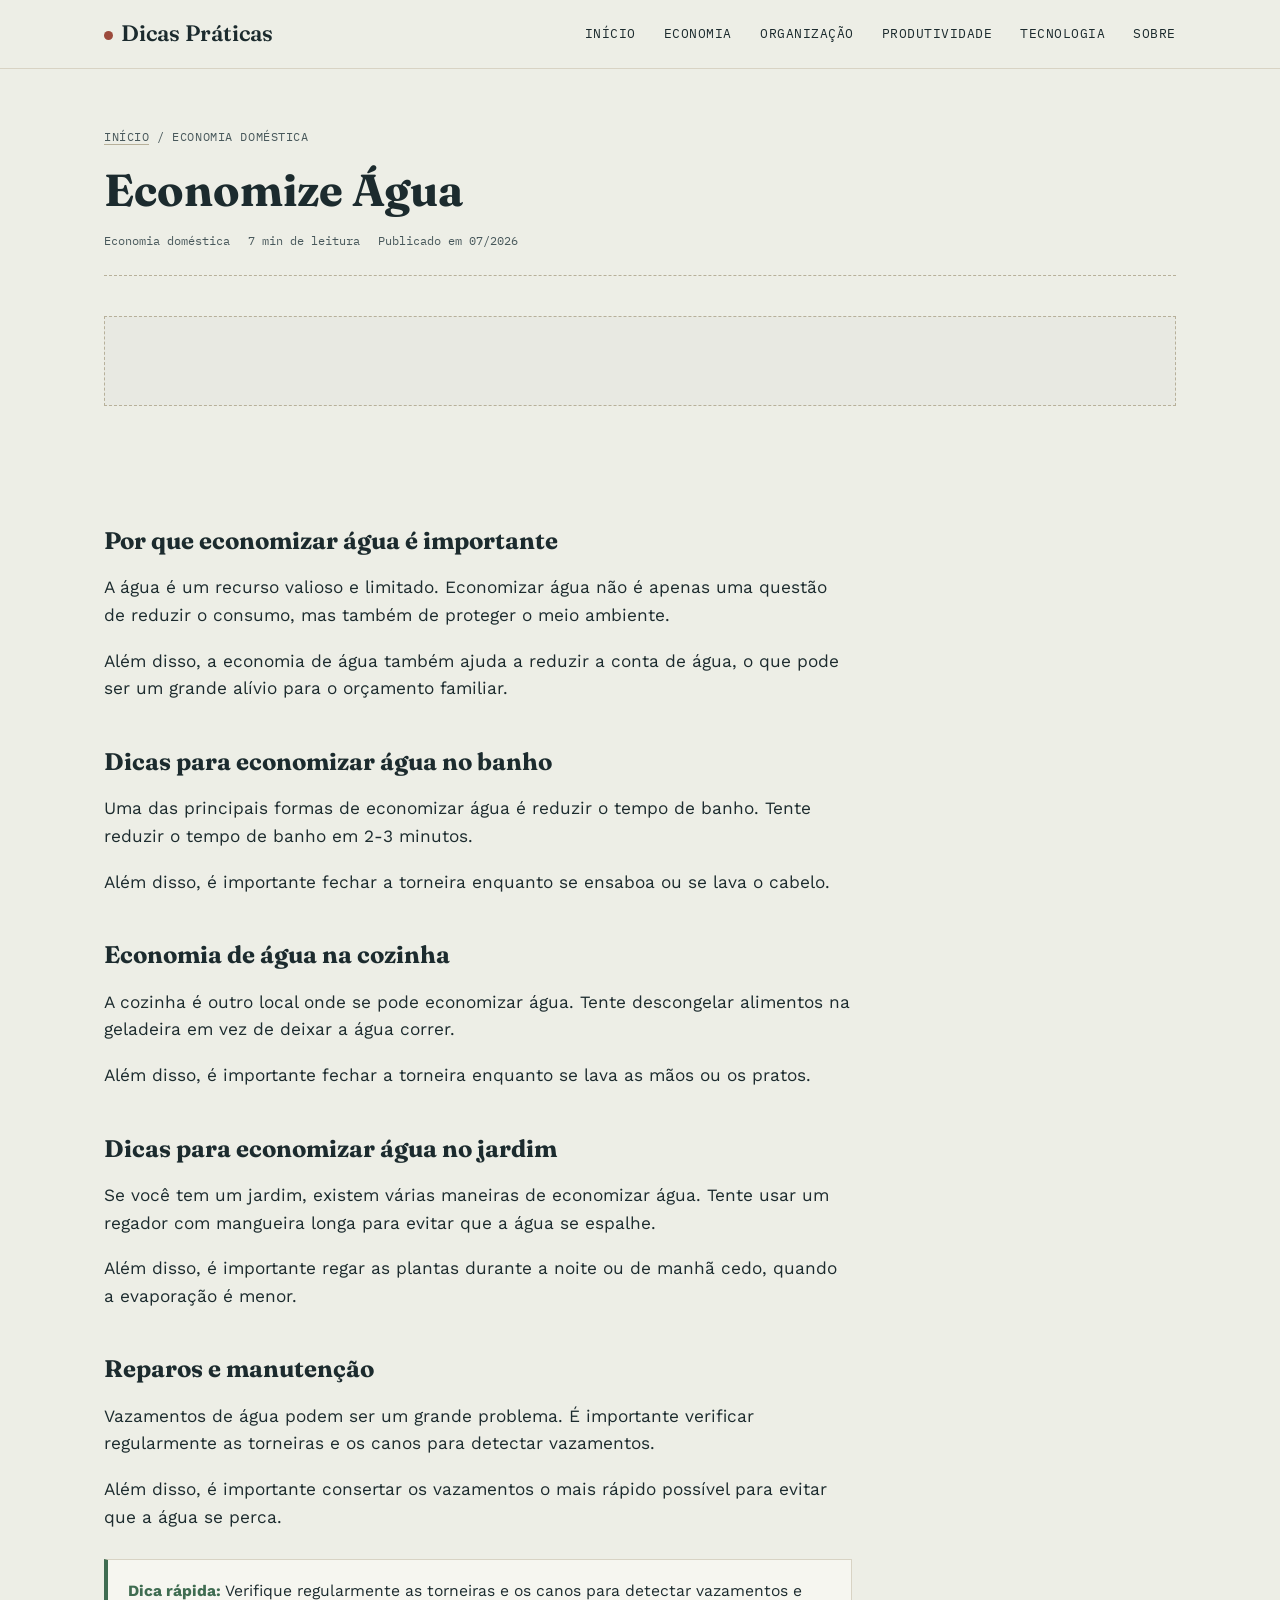
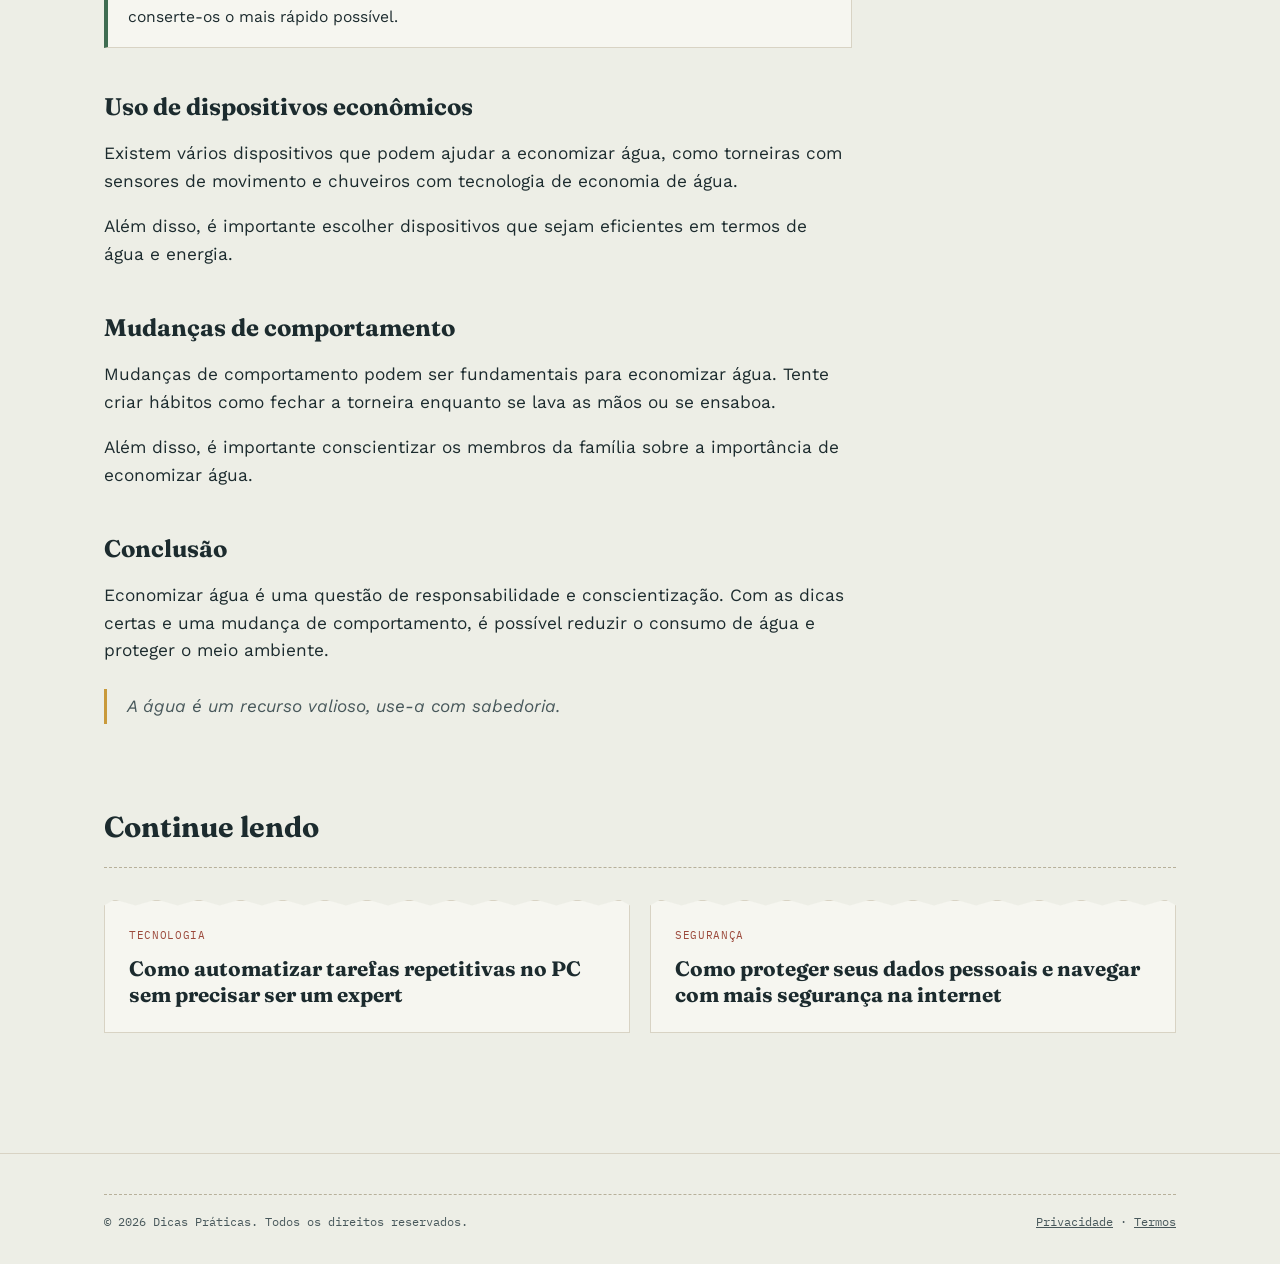
<file: artigos/como-economizar-dinheiro-com-o-uso-eficiente-de-agua-em-casa.html>
<!DOCTYPE html>
<html lang="pt-BR">
<head>
<meta charset="UTF-8">
<meta name="viewport" content="width=device-width, initial-scale=1.0">
<title>Economize Água | Dicas Práticas</title>
<meta name="description" content="Dicas para economizar dinheiro e água em casa">
<link rel="canonical" href="https://dicas-economizar-tempo.vercel.app/artigos/como-economizar-dinheiro-com-o-uso-eficiente-de-agua-em-casa.html">
<meta name="robots" content="index, follow">

<meta property="og:type" content="article">
<meta property="og:title" content="Economize Água">
<meta property="og:description" content="Dicas para economizar dinheiro e água em casa">
<meta property="og:url" content="https://dicas-economizar-tempo.vercel.app/artigos/como-economizar-dinheiro-com-o-uso-eficiente-de-agua-em-casa.html">
<meta property="og:locale" content="pt_BR">

<link rel="stylesheet" href="../css/style.css">

<script type="application/ld+json">
{
  "@context": "https://schema.org",
  "@type": "Article",
  "headline": "Economize Água",
  "description": "Dicas para economizar dinheiro e água em casa",
  "inLanguage": "pt-BR",
  "datePublished": "2026-07-05",
  "dateModified": "2026-07-05",
  "author": { "@type": "Organization", "name": "Dicas Práticas" },
  "publisher": { "@type": "Organization", "name": "Dicas Práticas" }
}
</script>
</head>
<body>

<header class="site-header">
  <nav class="nav">
    <a class="brand" href="../index.html">
      <span class="brand-pin" aria-hidden="true"></span>
      <span class="brand-name">Dicas Práticas</span>
    </a>
    <button class="nav-toggle" aria-expanded="false" aria-controls="menu-principal">Menu</button>
    <ul class="nav-links" id="menu-principal">
      <li><a href="../index.html">Início</a></li>
      <li><a href="economia-domestica.html">Economia</a></li>
      <li><a href="organizacao-casa.html">Organização</a></li>
      <li><a href="produtividade-diaria.html">Produtividade</a></li>
      <li><a href="tecnologia-basica.html">Tecnologia</a></li>
      <li><a href="../sobre.html">Sobre</a></li>
    </ul>
  </nav>
</header>

<main class="wrap">
  <div class="article-head">
    <p class="breadcrumb"><a href="../index.html">Início</a> / Economia doméstica</p>
    <h1>Economize Água</h1>
    <div class="article-meta">
      <span>Economia doméstica</span>
      <span>7 min de leitura</span>
      <span>Publicado em 07/2026</span>
    </div>
  </div>

  <div class="ad-slot leaderboard" data-ad-slot="SUBSTITUA_PELO_ZONE_ID" role="complementary" aria-label="Espaço publicitário">
    Espaço publicitário
  </div>

  <article class="article-body">
    <h2>Por que economizar água é importante</h2>
    <p>A água é um recurso valioso e limitado. Economizar água não é apenas uma questão de reduzir o consumo, mas também de proteger o meio ambiente.</p>
    <p>Além disso, a economia de água também ajuda a reduzir a conta de água, o que pode ser um grande alívio para o orçamento familiar.</p>
    <h2>Dicas para economizar água no banho</h2>
    <p>Uma das principais formas de economizar água é reduzir o tempo de banho. Tente reduzir o tempo de banho em 2-3 minutos.</p>
    <p>Além disso, é importante fechar a torneira enquanto se ensaboa ou se lava o cabelo.</p>
    <h2>Economia de água na cozinha</h2>
    <p>A cozinha é outro local onde se pode economizar água. Tente descongelar alimentos na geladeira em vez de deixar a água correr.</p>
    <p>Além disso, é importante fechar a torneira enquanto se lava as mãos ou os pratos.</p>
    <h2>Dicas para economizar água no jardim</h2>
    <p>Se você tem um jardim, existem várias maneiras de economizar água. Tente usar um regador com mangueira longa para evitar que a água se espalhe.</p>
    <p>Além disso, é importante regar as plantas durante a noite ou de manhã cedo, quando a evaporação é menor.</p>
    <h2>Reparos e manutenção</h2>
    <p>Vazamentos de água podem ser um grande problema. É importante verificar regularmente as torneiras e os canos para detectar vazamentos.</p>
    <p>Além disso, é importante consertar os vazamentos o mais rápido possível para evitar que a água se perca.</p>
    <div class="callout"><strong>Dica rápida:</strong> Verifique regularmente as torneiras e os canos para detectar vazamentos e conserte-os o mais rápido possível.</div>
    <h2>Uso de dispositivos econômicos</h2>
    <p>Existem vários dispositivos que podem ajudar a economizar água, como torneiras com sensores de movimento e chuveiros com tecnologia de economia de água.</p>
    <p>Além disso, é importante escolher dispositivos que sejam eficientes em termos de água e energia.</p>
    <h2>Mudanças de comportamento</h2>
    <p>Mudanças de comportamento podem ser fundamentais para economizar água. Tente criar hábitos como fechar a torneira enquanto se lava as mãos ou se ensaboa.</p>
    <p>Além disso, é importante conscientizar os membros da família sobre a importância de economizar água.</p>
    <h2>Conclusão</h2>
    <p>Economizar água é uma questão de responsabilidade e conscientização. Com as dicas certas e uma mudança de comportamento, é possível reduzir o consumo de água e proteger o meio ambiente.</p>
    <blockquote>A água é um recurso valioso, use-a com sabedoria.</blockquote>
  </article>

  <section class="section">
    <div class="section-head">
      <h2>Continue lendo</h2>
    </div>
    <div class="related">
      <a class="tip-card" href="automatizar-tarefas-repetitivas-com-python.html">
        <span class="tag">Tecnologia</span>
        <h3>Como automatizar tarefas repetitivas no PC sem precisar ser um expert</h3>
      </a>
      <a class="tip-card" href="proteger-dados-pessoais-na-internet.html">
        <span class="tag">Segurança</span>
        <h3>Como proteger seus dados pessoais e navegar com mais segurança na internet</h3>
      </a>
    </div>
  </section>
</main>

<footer class="site-footer">
  <div class="wrap">
    <div class="footer-bottom">
      <span>© 2026 Dicas Práticas. Todos os direitos reservados.</span>
      <span><a href="../privacidade.html">Privacidade</a> · <a href="../termos.html">Termos</a></span>
    </div>
  </div>
</footer>

<button class="back-to-top" aria-label="Voltar ao topo">↑</button>
<script src="../js/main.js"></script>
</body>
</html>
</file>
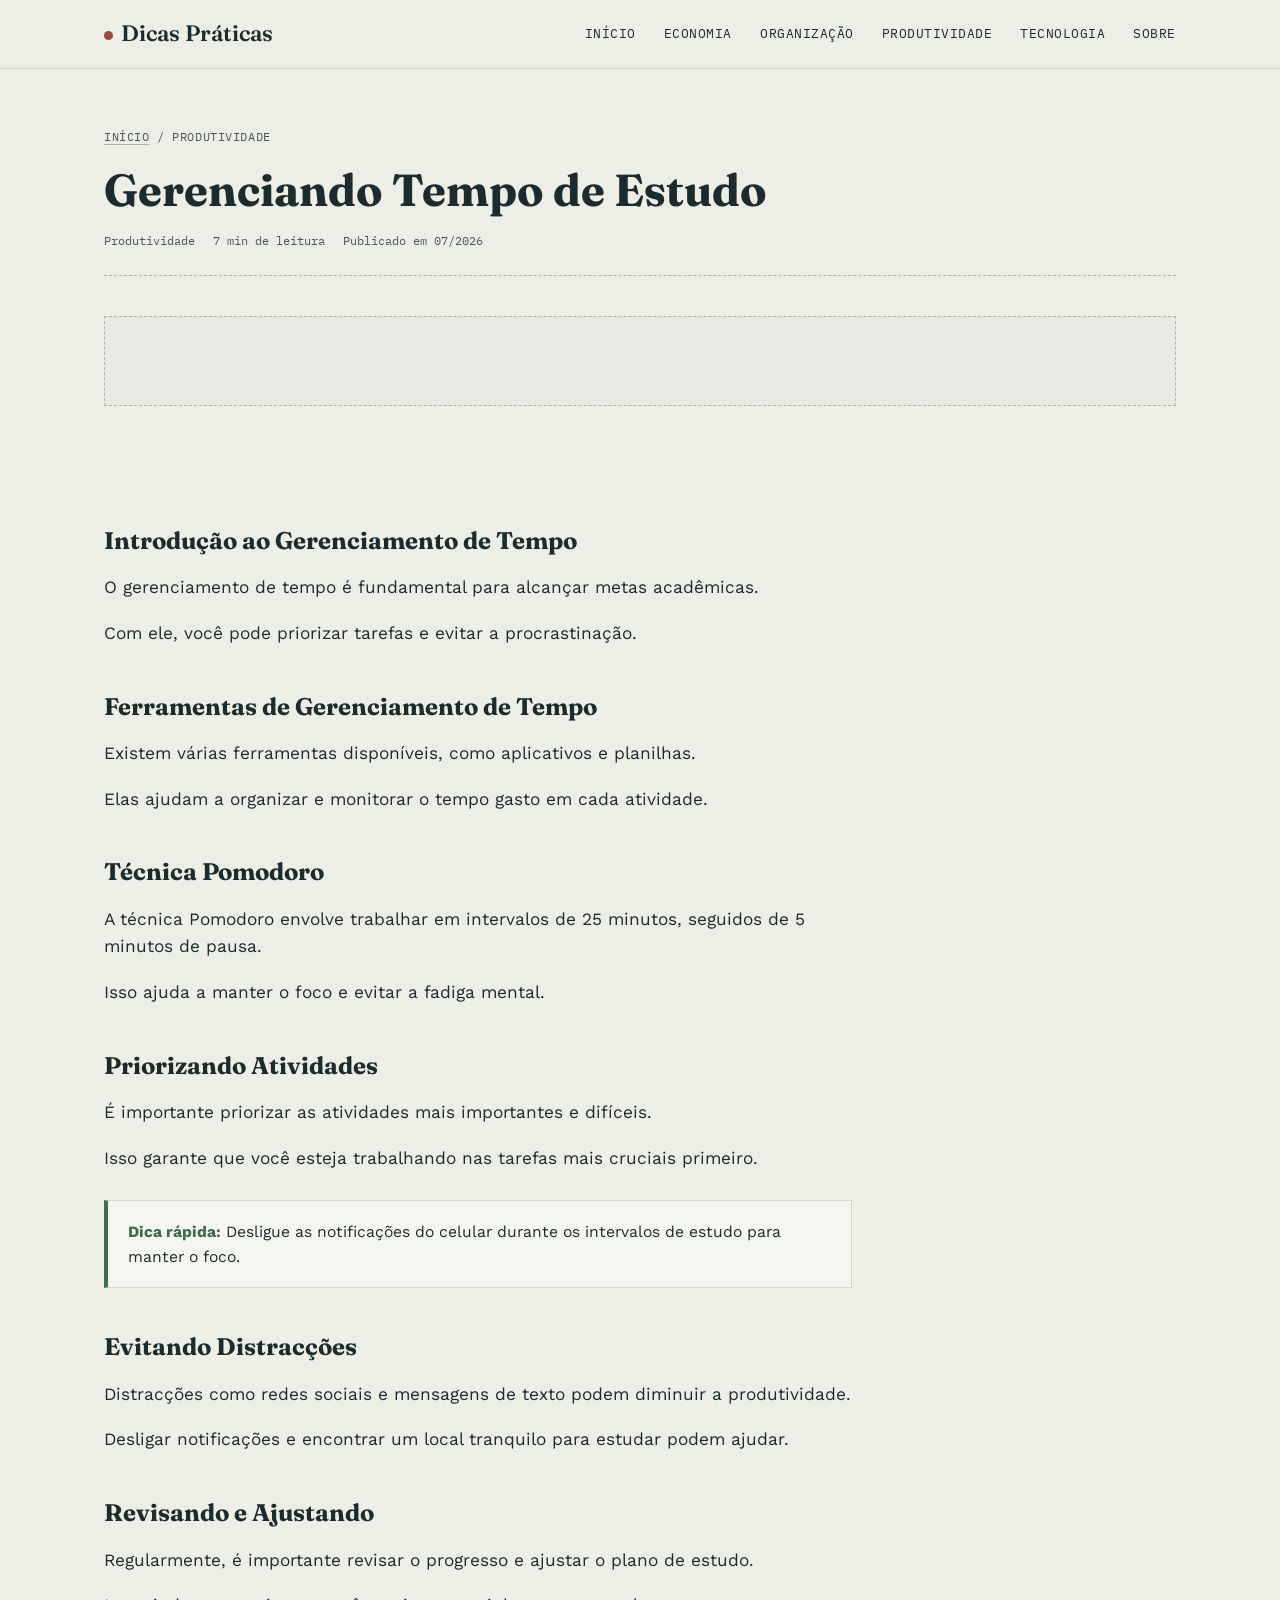
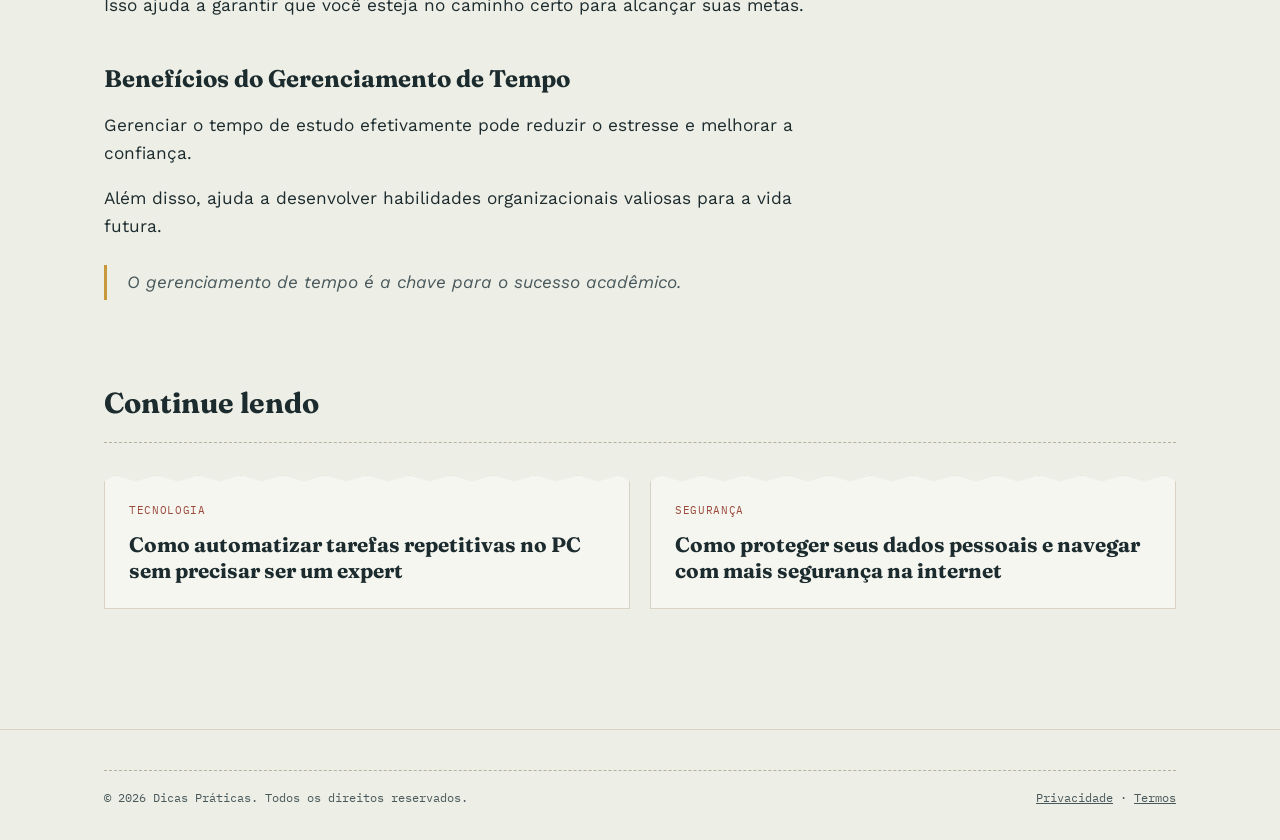
<file: artigos/como-utilizar-ferramentas-de-gerenciamento-de-tempo-para-aumentar-a-produtividade-durante-o-estudo.html>
<!DOCTYPE html>
<html lang="pt-BR">
<head>
<meta charset="UTF-8">
<meta name="viewport" content="width=device-width, initial-scale=1.0">
<title>Gerenciando Tempo de Estudo | Dicas Práticas</title>
<meta name="description" content="Dicas para aumentar a produtividade durante o estudo">
<link rel="canonical" href="https://dicas-economizar-tempo.vercel.app/artigos/como-utilizar-ferramentas-de-gerenciamento-de-tempo-para-aumentar-a-produtividade-durante-o-estudo.html">
<meta name="robots" content="index, follow">

<meta property="og:type" content="article">
<meta property="og:title" content="Gerenciando Tempo de Estudo">
<meta property="og:description" content="Dicas para aumentar a produtividade durante o estudo">
<meta property="og:url" content="https://dicas-economizar-tempo.vercel.app/artigos/como-utilizar-ferramentas-de-gerenciamento-de-tempo-para-aumentar-a-produtividade-durante-o-estudo.html">
<meta property="og:locale" content="pt_BR">

<link rel="stylesheet" href="../css/style.css">

<script type="application/ld+json">
{
  "@context": "https://schema.org",
  "@type": "Article",
  "headline": "Gerenciando Tempo de Estudo",
  "description": "Dicas para aumentar a produtividade durante o estudo",
  "inLanguage": "pt-BR",
  "datePublished": "2026-07-05",
  "dateModified": "2026-07-05",
  "author": { "@type": "Organization", "name": "Dicas Práticas" },
  "publisher": { "@type": "Organization", "name": "Dicas Práticas" }
}
</script>
</head>
<body>

<header class="site-header">
  <nav class="nav">
    <a class="brand" href="../index.html">
      <span class="brand-pin" aria-hidden="true"></span>
      <span class="brand-name">Dicas Práticas</span>
    </a>
    <button class="nav-toggle" aria-expanded="false" aria-controls="menu-principal">Menu</button>
    <ul class="nav-links" id="menu-principal">
      <li><a href="../index.html">Início</a></li>
      <li><a href="economia-domestica.html">Economia</a></li>
      <li><a href="organizacao-casa.html">Organização</a></li>
      <li><a href="produtividade-diaria.html">Produtividade</a></li>
      <li><a href="tecnologia-basica.html">Tecnologia</a></li>
      <li><a href="../sobre.html">Sobre</a></li>
    </ul>
  </nav>
</header>

<main class="wrap">
  <div class="article-head">
    <p class="breadcrumb"><a href="../index.html">Início</a> / Produtividade</p>
    <h1>Gerenciando Tempo de Estudo</h1>
    <div class="article-meta">
      <span>Produtividade</span>
      <span>7 min de leitura</span>
      <span>Publicado em 07/2026</span>
    </div>
  </div>

  <div class="ad-slot leaderboard" data-ad-slot="SUBSTITUA_PELO_ZONE_ID" role="complementary" aria-label="Espaço publicitário">
    Espaço publicitário
  </div>

  <article class="article-body">
    <h2>Introdução ao Gerenciamento de Tempo</h2>
    <p>O gerenciamento de tempo é fundamental para alcançar metas acadêmicas.</p>
    <p>Com ele, você pode priorizar tarefas e evitar a procrastinação.</p>
    <h2>Ferramentas de Gerenciamento de Tempo</h2>
    <p>Existem várias ferramentas disponíveis, como aplicativos e planilhas.</p>
    <p>Elas ajudam a organizar e monitorar o tempo gasto em cada atividade.</p>
    <h2>Técnica Pomodoro</h2>
    <p>A técnica Pomodoro envolve trabalhar em intervalos de 25 minutos, seguidos de 5 minutos de pausa.</p>
    <p>Isso ajuda a manter o foco e evitar a fadiga mental.</p>
    <h2>Priorizando Atividades</h2>
    <p>É importante priorizar as atividades mais importantes e difíceis.</p>
    <p>Isso garante que você esteja trabalhando nas tarefas mais cruciais primeiro.</p>
    <div class="callout"><strong>Dica rápida:</strong> Desligue as notificações do celular durante os intervalos de estudo para manter o foco.</div>
    <h2>Evitando Distracções</h2>
    <p>Distracções como redes sociais e mensagens de texto podem diminuir a produtividade.</p>
    <p>Desligar notificações e encontrar um local tranquilo para estudar podem ajudar.</p>
    <h2>Revisando e Ajustando</h2>
    <p>Regularmente, é importante revisar o progresso e ajustar o plano de estudo.</p>
    <p>Isso ajuda a garantir que você esteja no caminho certo para alcançar suas metas.</p>
    <h2>Benefícios do Gerenciamento de Tempo</h2>
    <p>Gerenciar o tempo de estudo efetivamente pode reduzir o estresse e melhorar a confiança.</p>
    <p>Além disso, ajuda a desenvolver habilidades organizacionais valiosas para a vida futura.</p>
    <blockquote>O gerenciamento de tempo é a chave para o sucesso acadêmico.</blockquote>
  </article>

  <section class="section">
    <div class="section-head">
      <h2>Continue lendo</h2>
    </div>
    <div class="related">
      <a class="tip-card" href="automatizar-tarefas-repetitivas-com-python.html">
        <span class="tag">Tecnologia</span>
        <h3>Como automatizar tarefas repetitivas no PC sem precisar ser um expert</h3>
      </a>
      <a class="tip-card" href="proteger-dados-pessoais-na-internet.html">
        <span class="tag">Segurança</span>
        <h3>Como proteger seus dados pessoais e navegar com mais segurança na internet</h3>
      </a>
    </div>
  </section>
</main>

<footer class="site-footer">
  <div class="wrap">
    <div class="footer-bottom">
      <span>© 2026 Dicas Práticas. Todos os direitos reservados.</span>
      <span><a href="../privacidade.html">Privacidade</a> · <a href="../termos.html">Termos</a></span>
    </div>
  </div>
</footer>

<button class="back-to-top" aria-label="Voltar ao topo">↑</button>
<script src="../js/main.js"></script>
</body>
</html>
</file>
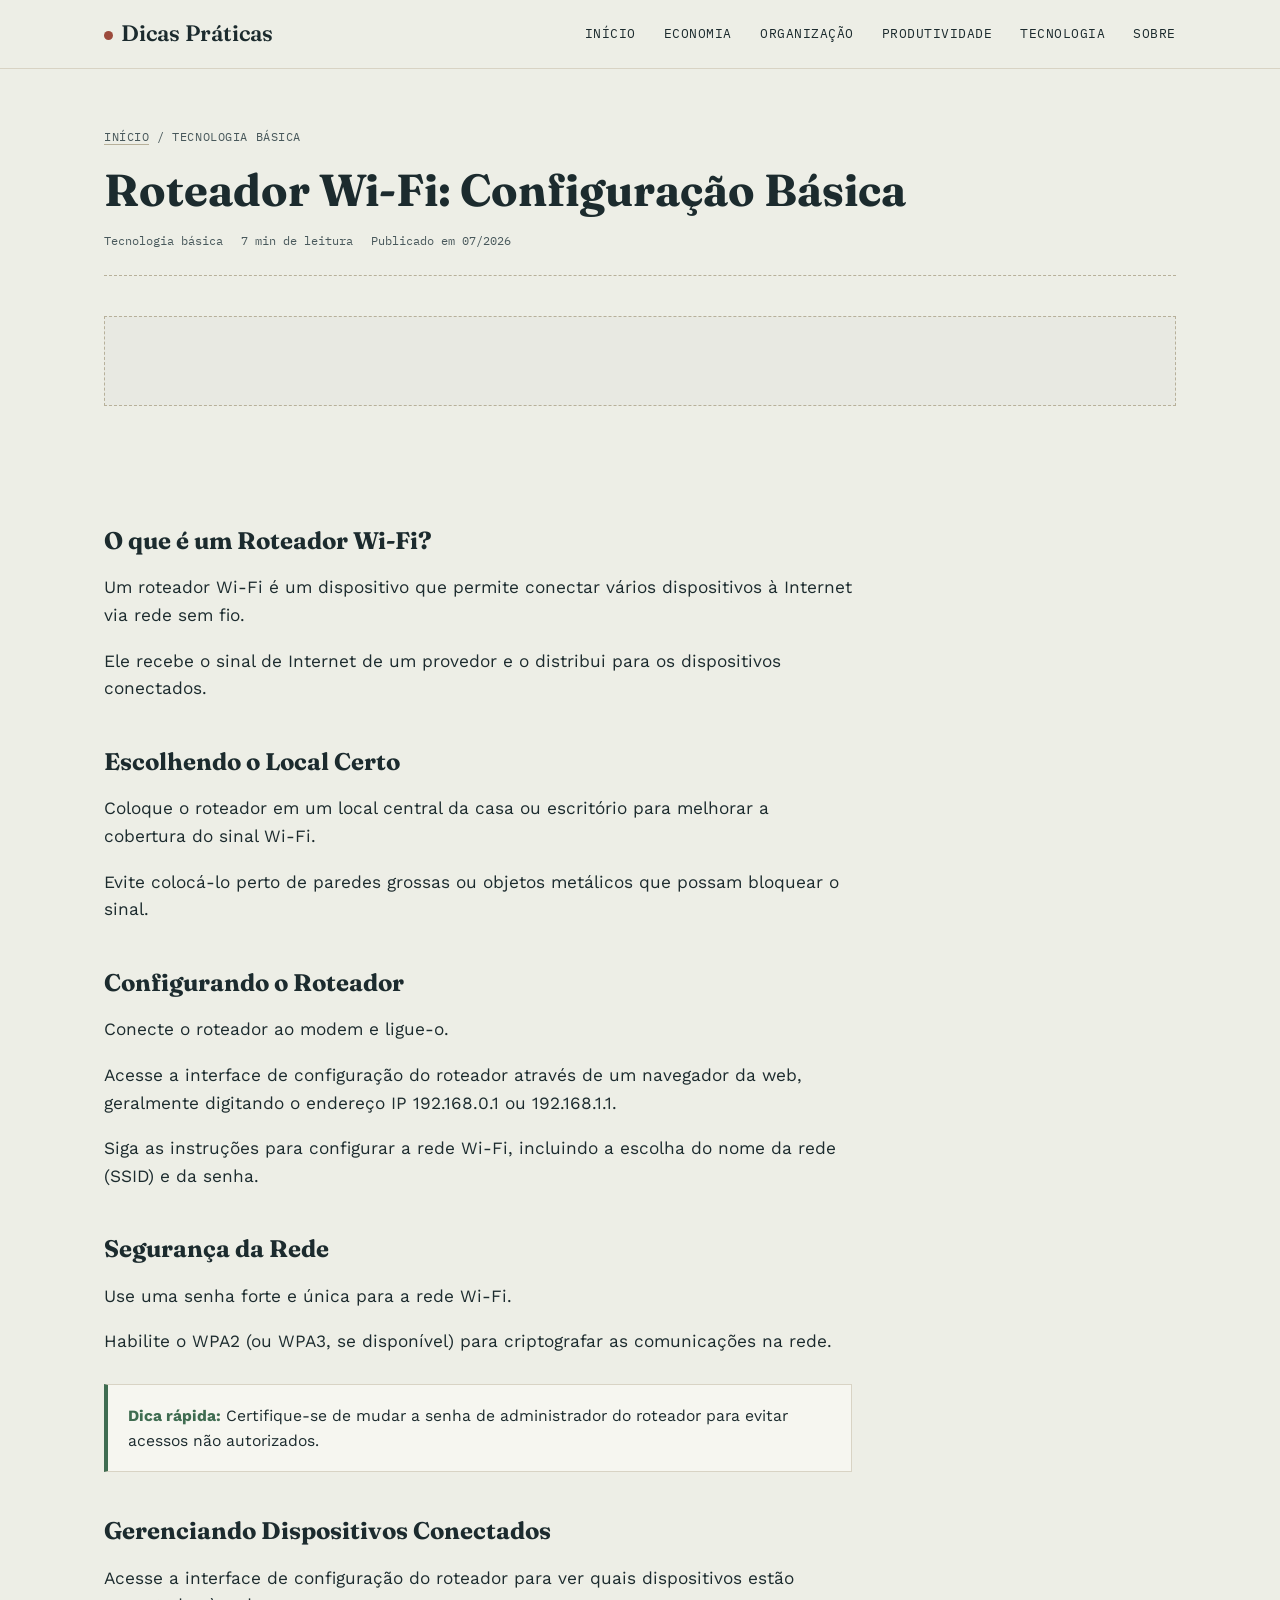
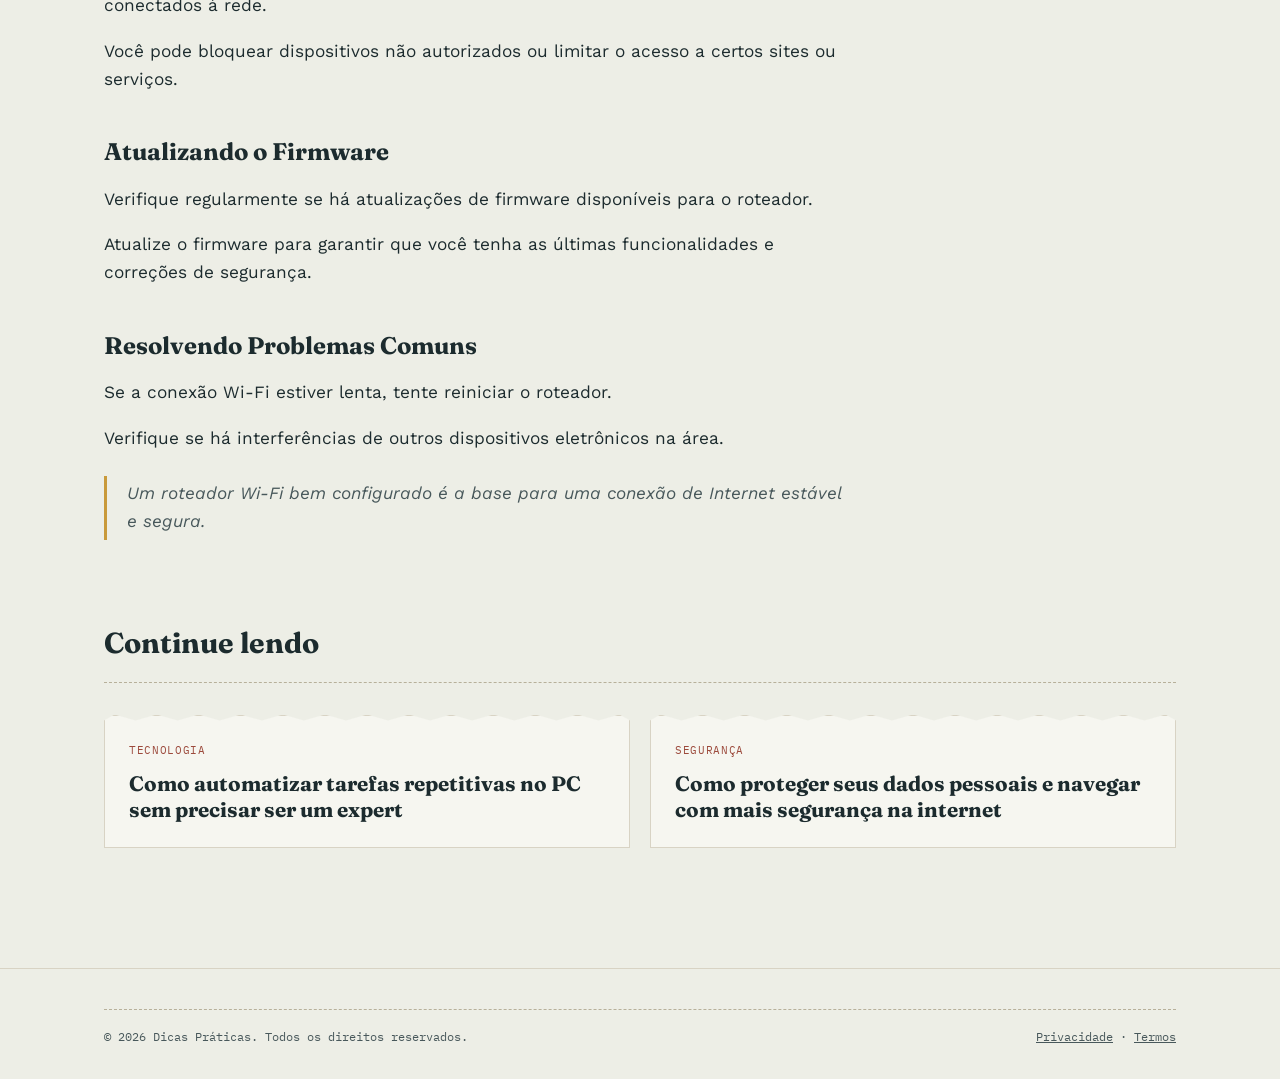
<file: artigos/guia-basico-para-configurar-e-utilizar-um-roteador-wi-fi-para-uma-conexao-mais-estavel.html>
<!DOCTYPE html>
<html lang="pt-BR">
<head>
<meta charset="UTF-8">
<meta name="viewport" content="width=device-width, initial-scale=1.0">
<title>Roteador Wi-Fi: Configuração Básica | Dicas Práticas</title>
<meta name="description" content="Aprenda a configurar um roteador Wi-Fi para uma conexão mais estável em casa ou no trabalho">
<link rel="canonical" href="https://dicas-economizar-tempo.vercel.app/artigos/guia-basico-para-configurar-e-utilizar-um-roteador-wi-fi-para-uma-conexao-mais-estavel.html">
<meta name="robots" content="index, follow">

<meta property="og:type" content="article">
<meta property="og:title" content="Roteador Wi-Fi: Configuração Básica">
<meta property="og:description" content="Aprenda a configurar um roteador Wi-Fi para uma conexão mais estável em casa ou no trabalho">
<meta property="og:url" content="https://dicas-economizar-tempo.vercel.app/artigos/guia-basico-para-configurar-e-utilizar-um-roteador-wi-fi-para-uma-conexao-mais-estavel.html">
<meta property="og:locale" content="pt_BR">

<link rel="stylesheet" href="../css/style.css">

<script type="application/ld+json">
{
  "@context": "https://schema.org",
  "@type": "Article",
  "headline": "Roteador Wi-Fi: Configuração Básica",
  "description": "Aprenda a configurar um roteador Wi-Fi para uma conexão mais estável em casa ou no trabalho",
  "inLanguage": "pt-BR",
  "datePublished": "2026-07-05",
  "dateModified": "2026-07-05",
  "author": { "@type": "Organization", "name": "Dicas Práticas" },
  "publisher": { "@type": "Organization", "name": "Dicas Práticas" }
}
</script>
</head>
<body>

<header class="site-header">
  <nav class="nav">
    <a class="brand" href="../index.html">
      <span class="brand-pin" aria-hidden="true"></span>
      <span class="brand-name">Dicas Práticas</span>
    </a>
    <button class="nav-toggle" aria-expanded="false" aria-controls="menu-principal">Menu</button>
    <ul class="nav-links" id="menu-principal">
      <li><a href="../index.html">Início</a></li>
      <li><a href="economia-domestica.html">Economia</a></li>
      <li><a href="organizacao-casa.html">Organização</a></li>
      <li><a href="produtividade-diaria.html">Produtividade</a></li>
      <li><a href="tecnologia-basica.html">Tecnologia</a></li>
      <li><a href="../sobre.html">Sobre</a></li>
    </ul>
  </nav>
</header>

<main class="wrap">
  <div class="article-head">
    <p class="breadcrumb"><a href="../index.html">Início</a> / Tecnologia básica</p>
    <h1>Roteador Wi-Fi: Configuração Básica</h1>
    <div class="article-meta">
      <span>Tecnologia básica</span>
      <span>7 min de leitura</span>
      <span>Publicado em 07/2026</span>
    </div>
  </div>

  <div class="ad-slot leaderboard" data-ad-slot="SUBSTITUA_PELO_ZONE_ID" role="complementary" aria-label="Espaço publicitário">
    Espaço publicitário
  </div>

  <article class="article-body">
    <h2>O que é um Roteador Wi-Fi?</h2>
    <p>Um roteador Wi-Fi é um dispositivo que permite conectar vários dispositivos à Internet via rede sem fio.</p>
    <p>Ele recebe o sinal de Internet de um provedor e o distribui para os dispositivos conectados.</p>
    <h2>Escolhendo o Local Certo</h2>
    <p>Coloque o roteador em um local central da casa ou escritório para melhorar a cobertura do sinal Wi-Fi.</p>
    <p>Evite colocá-lo perto de paredes grossas ou objetos metálicos que possam bloquear o sinal.</p>
    <h2>Configurando o Roteador</h2>
    <p>Conecte o roteador ao modem e ligue-o.</p>
    <p>Acesse a interface de configuração do roteador através de um navegador da web, geralmente digitando o endereço IP 192.168.0.1 ou 192.168.1.1.</p>
    <p>Siga as instruções para configurar a rede Wi-Fi, incluindo a escolha do nome da rede (SSID) e da senha.</p>
    <h2>Segurança da Rede</h2>
    <p>Use uma senha forte e única para a rede Wi-Fi.</p>
    <p>Habilite o WPA2 (ou WPA3, se disponível) para criptografar as comunicações na rede.</p>
    <div class="callout"><strong>Dica rápida:</strong> Certifique-se de mudar a senha de administrador do roteador para evitar acessos não autorizados.</div>
    <h2>Gerenciando Dispositivos Conectados</h2>
    <p>Acesse a interface de configuração do roteador para ver quais dispositivos estão conectados à rede.</p>
    <p>Você pode bloquear dispositivos não autorizados ou limitar o acesso a certos sites ou serviços.</p>
    <h2>Atualizando o Firmware</h2>
    <p>Verifique regularmente se há atualizações de firmware disponíveis para o roteador.</p>
    <p>Atualize o firmware para garantir que você tenha as últimas funcionalidades e correções de segurança.</p>
    <h2>Resolvendo Problemas Comuns</h2>
    <p>Se a conexão Wi-Fi estiver lenta, tente reiniciar o roteador.</p>
    <p>Verifique se há interferências de outros dispositivos eletrônicos na área.</p>
    <blockquote>Um roteador Wi-Fi bem configurado é a base para uma conexão de Internet estável e segura.</blockquote>
  </article>

  <section class="section">
    <div class="section-head">
      <h2>Continue lendo</h2>
    </div>
    <div class="related">
      <a class="tip-card" href="automatizar-tarefas-repetitivas-com-python.html">
        <span class="tag">Tecnologia</span>
        <h3>Como automatizar tarefas repetitivas no PC sem precisar ser um expert</h3>
      </a>
      <a class="tip-card" href="proteger-dados-pessoais-na-internet.html">
        <span class="tag">Segurança</span>
        <h3>Como proteger seus dados pessoais e navegar com mais segurança na internet</h3>
      </a>
    </div>
  </section>
</main>

<footer class="site-footer">
  <div class="wrap">
    <div class="footer-bottom">
      <span>© 2026 Dicas Práticas. Todos os direitos reservados.</span>
      <span><a href="../privacidade.html">Privacidade</a> · <a href="../termos.html">Termos</a></span>
    </div>
  </div>
</footer>

<button class="back-to-top" aria-label="Voltar ao topo">↑</button>
<script src="../js/main.js"></script>
</body>
</html>
</file>
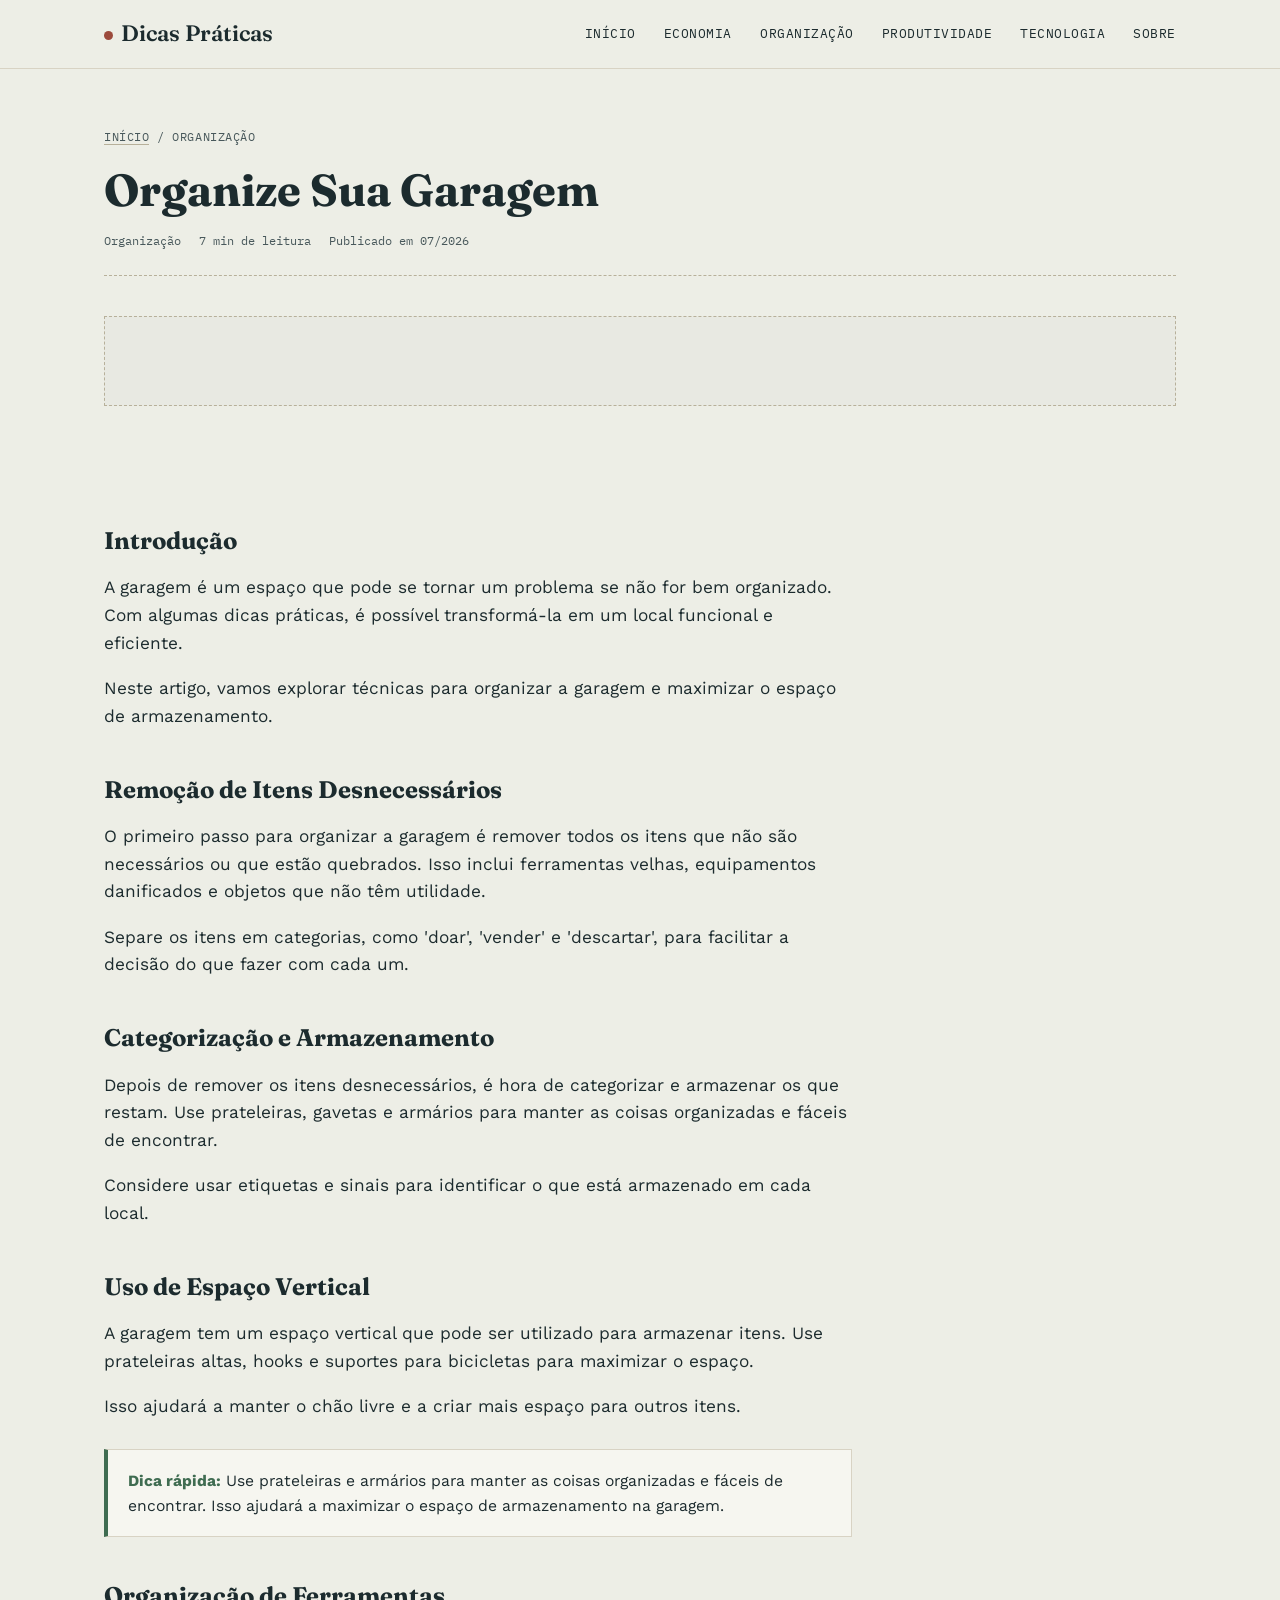
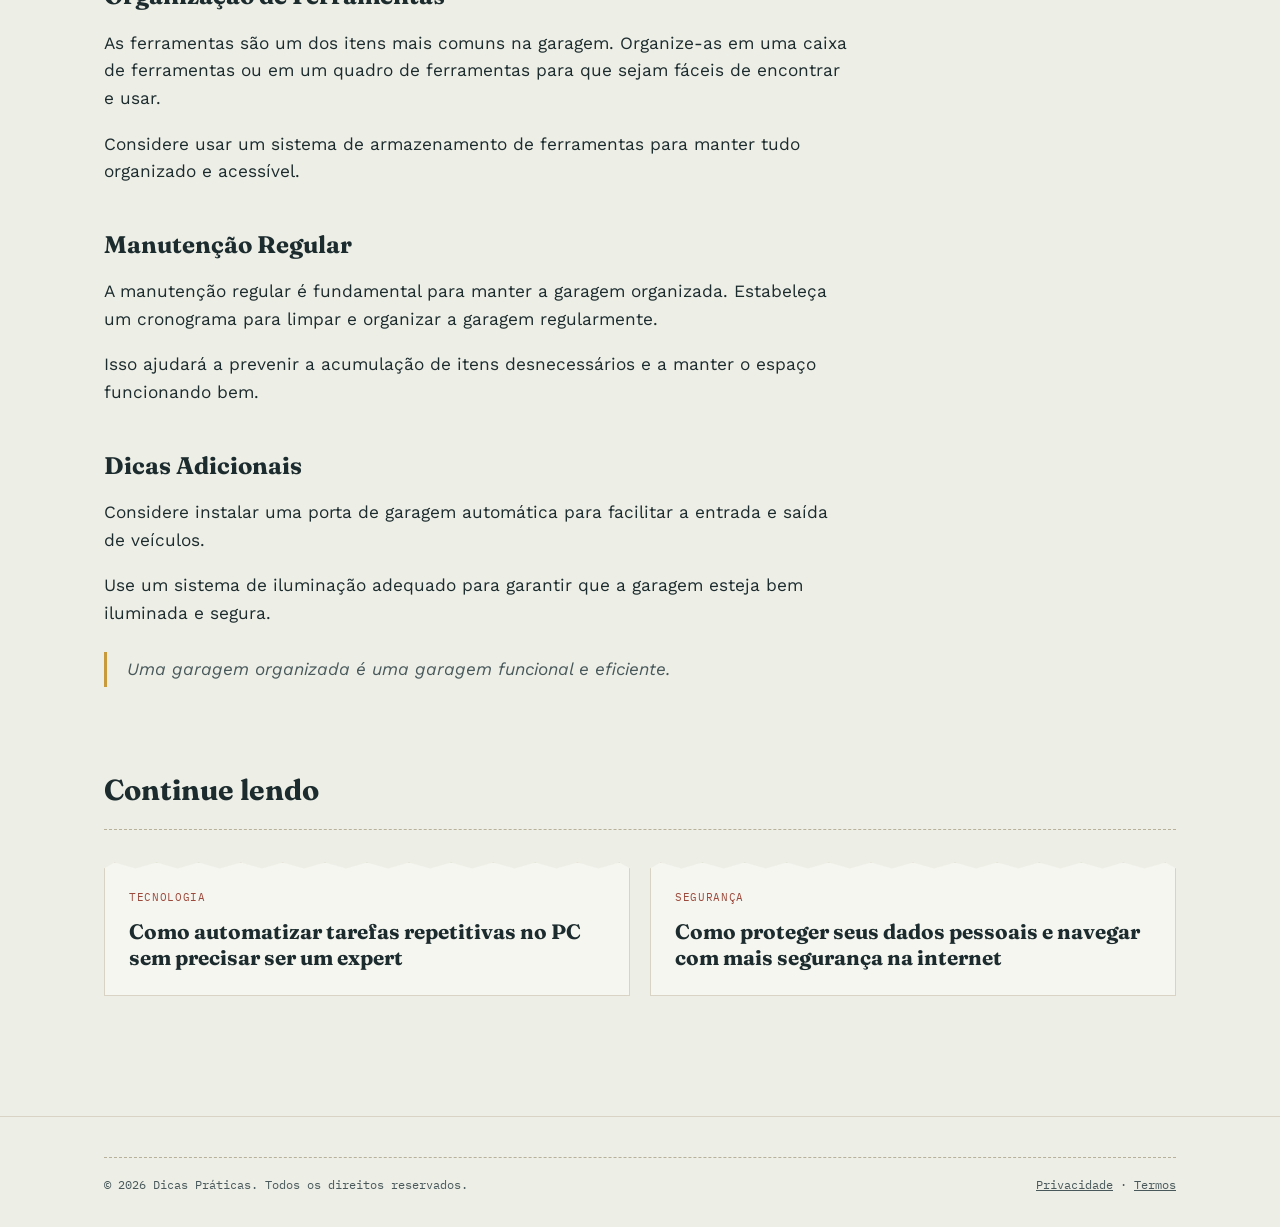
<file: artigos/tecnicas-para-organizar-a-garagem-e-maximizar-o-espaco-de-armazenamento.html>
<!DOCTYPE html>
<html lang="pt-BR">
<head>
<meta charset="UTF-8">
<meta name="viewport" content="width=device-width, initial-scale=1.0">
<title>Organize Sua Garagem | Dicas Práticas</title>
<meta name="description" content="Dicas práticas para maximizar o espaço de armazenamento na garagem">
<link rel="canonical" href="https://dicas-economizar-tempo.vercel.app/artigos/tecnicas-para-organizar-a-garagem-e-maximizar-o-espaco-de-armazenamento.html">
<meta name="robots" content="index, follow">

<meta property="og:type" content="article">
<meta property="og:title" content="Organize Sua Garagem">
<meta property="og:description" content="Dicas práticas para maximizar o espaço de armazenamento na garagem">
<meta property="og:url" content="https://dicas-economizar-tempo.vercel.app/artigos/tecnicas-para-organizar-a-garagem-e-maximizar-o-espaco-de-armazenamento.html">
<meta property="og:locale" content="pt_BR">

<link rel="stylesheet" href="../css/style.css">

<script type="application/ld+json">
{
  "@context": "https://schema.org",
  "@type": "Article",
  "headline": "Organize Sua Garagem",
  "description": "Dicas práticas para maximizar o espaço de armazenamento na garagem",
  "inLanguage": "pt-BR",
  "datePublished": "2026-07-05",
  "dateModified": "2026-07-05",
  "author": { "@type": "Organization", "name": "Dicas Práticas" },
  "publisher": { "@type": "Organization", "name": "Dicas Práticas" }
}
</script>
</head>
<body>

<header class="site-header">
  <nav class="nav">
    <a class="brand" href="../index.html">
      <span class="brand-pin" aria-hidden="true"></span>
      <span class="brand-name">Dicas Práticas</span>
    </a>
    <button class="nav-toggle" aria-expanded="false" aria-controls="menu-principal">Menu</button>
    <ul class="nav-links" id="menu-principal">
      <li><a href="../index.html">Início</a></li>
      <li><a href="economia-domestica.html">Economia</a></li>
      <li><a href="organizacao-casa.html">Organização</a></li>
      <li><a href="produtividade-diaria.html">Produtividade</a></li>
      <li><a href="tecnologia-basica.html">Tecnologia</a></li>
      <li><a href="../sobre.html">Sobre</a></li>
    </ul>
  </nav>
</header>

<main class="wrap">
  <div class="article-head">
    <p class="breadcrumb"><a href="../index.html">Início</a> / Organização</p>
    <h1>Organize Sua Garagem</h1>
    <div class="article-meta">
      <span>Organização</span>
      <span>7 min de leitura</span>
      <span>Publicado em 07/2026</span>
    </div>
  </div>

  <div class="ad-slot leaderboard" data-ad-slot="SUBSTITUA_PELO_ZONE_ID" role="complementary" aria-label="Espaço publicitário">
    Espaço publicitário
  </div>

  <article class="article-body">
    <h2>Introdução</h2>
    <p>A garagem é um espaço que pode se tornar um problema se não for bem organizado. Com algumas dicas práticas, é possível transformá-la em um local funcional e eficiente.</p>
    <p>Neste artigo, vamos explorar técnicas para organizar a garagem e maximizar o espaço de armazenamento.</p>
    <h2>Remoção de Itens Desnecessários</h2>
    <p>O primeiro passo para organizar a garagem é remover todos os itens que não são necessários ou que estão quebrados. Isso inclui ferramentas velhas, equipamentos danificados e objetos que não têm utilidade.</p>
    <p>Separe os itens em categorias, como 'doar', 'vender' e 'descartar', para facilitar a decisão do que fazer com cada um.</p>
    <h2>Categorização e Armazenamento</h2>
    <p>Depois de remover os itens desnecessários, é hora de categorizar e armazenar os que restam. Use prateleiras, gavetas e armários para manter as coisas organizadas e fáceis de encontrar.</p>
    <p>Considere usar etiquetas e sinais para identificar o que está armazenado em cada local.</p>
    <h2>Uso de Espaço Vertical</h2>
    <p>A garagem tem um espaço vertical que pode ser utilizado para armazenar itens. Use prateleiras altas, hooks e suportes para bicicletas para maximizar o espaço.</p>
    <p>Isso ajudará a manter o chão livre e a criar mais espaço para outros itens.</p>
    <div class="callout"><strong>Dica rápida:</strong> Use prateleiras e armários para manter as coisas organizadas e fáceis de encontrar. Isso ajudará a maximizar o espaço de armazenamento na garagem.</div>
    <h2>Organização de Ferramentas</h2>
    <p>As ferramentas são um dos itens mais comuns na garagem. Organize-as em uma caixa de ferramentas ou em um quadro de ferramentas para que sejam fáceis de encontrar e usar.</p>
    <p>Considere usar um sistema de armazenamento de ferramentas para manter tudo organizado e acessível.</p>
    <h2>Manutenção Regular</h2>
    <p>A manutenção regular é fundamental para manter a garagem organizada. Estabeleça um cronograma para limpar e organizar a garagem regularmente.</p>
    <p>Isso ajudará a prevenir a acumulação de itens desnecessários e a manter o espaço funcionando bem.</p>
    <h2>Dicas Adicionais</h2>
    <p>Considere instalar uma porta de garagem automática para facilitar a entrada e saída de veículos.</p>
    <p>Use um sistema de iluminação adequado para garantir que a garagem esteja bem iluminada e segura.</p>
    <blockquote>Uma garagem organizada é uma garagem funcional e eficiente.</blockquote>
  </article>

  <section class="section">
    <div class="section-head">
      <h2>Continue lendo</h2>
    </div>
    <div class="related">
      <a class="tip-card" href="automatizar-tarefas-repetitivas-com-python.html">
        <span class="tag">Tecnologia</span>
        <h3>Como automatizar tarefas repetitivas no PC sem precisar ser um expert</h3>
      </a>
      <a class="tip-card" href="proteger-dados-pessoais-na-internet.html">
        <span class="tag">Segurança</span>
        <h3>Como proteger seus dados pessoais e navegar com mais segurança na internet</h3>
      </a>
    </div>
  </section>
</main>

<footer class="site-footer">
  <div class="wrap">
    <div class="footer-bottom">
      <span>© 2026 Dicas Práticas. Todos os direitos reservados.</span>
      <span><a href="../privacidade.html">Privacidade</a> · <a href="../termos.html">Termos</a></span>
    </div>
  </div>
</footer>

<button class="back-to-top" aria-label="Voltar ao topo">↑</button>
<script src="../js/main.js"></script>
</body>
</html>
</file>
<file: css/style.css>
/* =========================================================
   DICAS PRÁTICAS — Design System
   Conceito: mural de fichas / caderno de dicas.
   Cartões com "borda rasgada", pino de fixação e linhas
   pontilhadas de perfuração amarram a identidade visual.
   ========================================================= */

@import url('https://fonts.googleapis.com/css2?family=Fraunces:ital,opsz,wght@0,9..144,400;0,9..144,600;0,9..144,700;1,9..144,500&family=Work+Sans:wght@400;500;600;700&family=IBM+Plex+Mono:wght@400;500&display=swap');

:root{
  --paper: #edeee6;
  --paper-raised: #f6f6f0;
  --ink: #1c2b2e;
  --ink-soft: #48585b;
  --accent-gold: #c99a3b;
  --accent-green: #3f6c51;
  --accent-rust: #9c4a3c;
  --line: #d8d3c4;
  --line-strong: #b7b09a;
  --shadow: 0 10px 30px -12px rgba(28,43,46,0.25);
  --radius: 2px;
  --font-display: 'Fraunces', serif;
  --font-body: 'Work Sans', sans-serif;
  --font-mono: 'IBM Plex Mono', monospace;
  --max-width: 1120px;
}

*{ box-sizing: border-box; }
html{ scroll-behavior: smooth; }

body{
  margin:0;
  background: var(--paper);
  color: var(--ink);
  font-family: var(--font-body);
  font-size: 17px;
  line-height: 1.6;
  -webkit-font-smoothing: antialiased;
}

img{ max-width:100%; display:block; }
a{ color: inherit; }

.wrap{
  max-width: var(--max-width);
  margin: 0 auto;
  padding: 0 24px;
}

/* Respect reduced motion */
@media (prefers-reduced-motion: reduce){
  *{ animation: none !important; transition: none !important; scroll-behavior: auto !important; }
}

/* =========================== NAV =========================== */
.site-header{
  border-bottom: 1px solid var(--line);
  background: var(--paper);
  position: sticky;
  top: 0;
  z-index: 50;
}
.nav{
  display:flex;
  align-items:center;
  justify-content: space-between;
  padding: 16px 24px;
  max-width: var(--max-width);
  margin: 0 auto;
}
.brand{
  display:flex;
  align-items:baseline;
  gap:8px;
  text-decoration:none;
  color: var(--ink);
}
.brand-pin{
  width:9px;height:9px;border-radius:50%;
  background: var(--accent-rust);
  display:inline-block;
  transform: translateY(-1px);
}
.brand-name{
  font-family: var(--font-display);
  font-weight:600;
  font-size: 1.4rem;
  letter-spacing: -0.01em;
}
.brand-tag{
  font-family: var(--font-mono);
  font-size: 0.65rem;
  color: var(--ink-soft);
  text-transform: uppercase;
  letter-spacing: 0.08em;
}
.nav-links{
  display:flex;
  gap: 28px;
  list-style:none;
  margin:0; padding:0;
  font-family: var(--font-mono);
  font-size: 0.8rem;
  text-transform: uppercase;
  letter-spacing: 0.04em;
}
.nav-links a{
  text-decoration:none;
  border-bottom: 2px solid transparent;
  padding-bottom: 3px;
  transition: border-color .15s ease;
}
.nav-links a:hover, .nav-links a:focus-visible{ border-color: var(--accent-gold); }

.nav-toggle{
  display:none;
  background:none; border:none;
  font-family: var(--font-mono);
  font-size: 0.8rem;
  cursor:pointer;
  color: var(--ink);
}

@media (max-width: 720px){
  .nav-links{
    position:absolute;
    top:100%; left:0; right:0;
    background: var(--paper);
    flex-direction:column;
    gap:0;
    border-bottom: 1px solid var(--line);
    display:none;
  }
  .nav-links.open{ display:flex; }
  .nav-links li{ border-top: 1px dashed var(--line-strong); }
  .nav-links a{ display:block; padding: 14px 24px; }
  .nav-toggle{ display:block; }
}

/* =========================== HERO =========================== */
.hero{
  padding: 72px 0 56px;
}
.pinned-card{
  background: var(--paper-raised);
  border: 1px solid var(--line);
  box-shadow: var(--shadow);
  padding: 48px clamp(24px, 6vw, 64px);
  position: relative;
  transform: rotate(-0.6deg);
  max-width: 760px;
}
.pinned-card::before{
  content:'';
  position:absolute;
  top: -8px; left: 40px;
  width: 16px; height:16px;
  border-radius:50%;
  background: var(--accent-rust);
  box-shadow: 0 3px 6px rgba(0,0,0,0.25);
}
.eyebrow{
  font-family: var(--font-mono);
  font-size: 0.78rem;
  text-transform: uppercase;
  letter-spacing: 0.1em;
  color: var(--accent-green);
  margin: 0 0 14px;
}
.hero h1{
  font-family: var(--font-display);
  font-size: clamp(2.2rem, 5vw, 3.4rem);
  line-height: 1.08;
  margin: 0 0 20px;
  font-weight: 600;
}
.hero p.lede{
  font-size: 1.15rem;
  color: var(--ink-soft);
  max-width: 54ch;
  margin: 0 0 28px;
}
.btn{
  display:inline-flex;
  align-items:center;
  gap:8px;
  background: var(--ink);
  color: var(--paper);
  text-decoration:none;
  font-family: var(--font-mono);
  font-size: 0.85rem;
  text-transform: uppercase;
  letter-spacing: 0.05em;
  padding: 13px 22px;
  border: 1px solid var(--ink);
  transition: background .15s ease, color .15s ease;
}
.btn:hover, .btn:focus-visible{
  background: transparent;
  color: var(--ink);
}
.btn.ghost{
  background:transparent; color: var(--ink);
}
.btn.ghost:hover{ background: var(--ink); color: var(--paper); }

/* ===================== SECTION HEADINGS ===================== */
.section{
  padding: 56px 0;
}
.section-head{
  display:flex;
  align-items:flex-end;
  justify-content: space-between;
  gap: 20px;
  margin-bottom: 32px;
  border-bottom: 1px dashed var(--line-strong);
  padding-bottom: 16px;
}
.section-head h2{
  font-family: var(--font-display);
  font-size: 1.8rem;
  margin: 0;
}
.section-head .idx{
  font-family: var(--font-mono);
  font-size: 0.8rem;
  color: var(--ink-soft);
}

/* ===================== TIP / ARTICLE CARDS ===================== */
.card-grid{
  display:grid;
  grid-template-columns: repeat(auto-fit, minmax(260px, 1fr));
  gap: 24px;
}
.tip-card{
  background: var(--paper-raised);
  border: 1px solid var(--line);
  padding: 26px 24px 24px;
  text-decoration:none;
  color: var(--ink);
  display:flex;
  flex-direction:column;
  gap: 12px;
  position:relative;
  transition: transform .15s ease, box-shadow .15s ease;
  clip-path: polygon(
    0% 6px, 2% 0%, 6% 6px, 10% 0%, 14% 6px, 18% 0%, 22% 6px, 26% 0%,
    30% 6px, 34% 0%, 38% 6px, 42% 0%, 46% 6px, 50% 0%, 54% 6px, 58% 0%,
    62% 6px, 66% 0%, 70% 6px, 74% 0%, 78% 6px, 82% 0%, 86% 6px, 90% 0%,
    94% 6px, 98% 0%, 100% 6px,
    100% 100%, 0% 100%
  );
}
.tip-card:hover, .tip-card:focus-visible{
  transform: translateY(-3px);
  box-shadow: var(--shadow);
}
.tip-card .tag{
  font-family: var(--font-mono);
  font-size: 0.7rem;
  text-transform: uppercase;
  letter-spacing: 0.06em;
  color: var(--accent-rust);
}
.tip-card h3{
  font-family: var(--font-display);
  font-size: 1.3rem;
  margin: 0;
  line-height: 1.25;
}
.tip-card p{
  margin:0;
  color: var(--ink-soft);
  font-size: 0.96rem;
}
.tip-card .meta{
  margin-top: auto;
  font-family: var(--font-mono);
  font-size: 0.72rem;
  color: var(--ink-soft);
  display:flex;
  gap: 14px;
  padding-top: 10px;
  border-top: 1px dashed var(--line);
}

/* ===================== AD SLOTS ===================== */
.ad-slot{
  border: 1px dashed var(--line-strong);
  background: rgba(0,0,0,0.02);
  display:flex;
  align-items:center;
  justify-content:center;
  min-height: 100px;
  margin: 40px 0;
  font-family: var(--font-mono);
  font-size: 0.7rem;
  color: var(--ink-soft);
  text-transform: uppercase;
  letter-spacing: 0.08em;
}
.ad-slot.leaderboard{ min-height: 90px; }
.ad-slot.rectangle{ min-height: 250px; max-width: 336px; margin-left:auto; margin-right:auto; }
.ad-slot.in-article{ min-height: 120px; }

/* ===================== ARTICLE PAGE ===================== */
.article-head{
  padding: 48px 0 24px;
  border-bottom: 1px dashed var(--line-strong);
}
.breadcrumb{
  font-family: var(--font-mono);
  font-size: 0.72rem;
  text-transform: uppercase;
  letter-spacing: 0.05em;
  color: var(--ink-soft);
  margin-bottom: 18px;
}
.breadcrumb a{ text-decoration:none; border-bottom: 1px solid var(--line-strong); }
.article-head h1{
  font-family: var(--font-display);
  font-size: clamp(2rem, 4.4vw, 2.8rem);
  line-height: 1.12;
  margin: 0 0 16px;
}
.article-meta{
  font-family: var(--font-mono);
  font-size: 0.78rem;
  color: var(--ink-soft);
  display:flex;
  gap: 18px;
  flex-wrap: wrap;
}
.article-body{
  max-width: 68ch;
  padding: 36px 0 0;
  font-size: 1.08rem;
}
.article-body h2{
  font-family: var(--font-display);
  font-size: 1.5rem;
  margin: 40px 0 14px;
}
.article-body h3{
  font-family: var(--font-display);
  font-size: 1.2rem;
  margin: 28px 0 10px;
}
.article-body p{ margin: 0 0 18px; color: var(--ink); }
.article-body ul, .article-body ol{ margin: 0 0 20px; padding-left: 22px; }
.article-body li{ margin-bottom: 8px; }
.article-body blockquote{
  border-left: 3px solid var(--accent-gold);
  margin: 24px 0;
  padding: 4px 0 4px 20px;
  font-style: italic;
  color: var(--ink-soft);
}
.callout{
  background: var(--paper-raised);
  border: 1px solid var(--line);
  border-left: 4px solid var(--accent-green);
  padding: 18px 20px;
  margin: 28px 0;
  font-size: 0.98rem;
}
.callout strong{ color: var(--accent-green); }

.related{
  display:grid;
  grid-template-columns: repeat(auto-fit, minmax(220px,1fr));
  gap: 20px;
  margin-top: 16px;
}

/* ===================== FOOTER ===================== */
.site-footer{
  border-top: 1px solid var(--line);
  margin-top: 64px;
  padding: 40px 0 32px;
  font-size: 0.9rem;
  color: var(--ink-soft);
}
.footer-grid{
  display:flex;
  flex-wrap:wrap;
  gap: 32px;
  justify-content: space-between;
  margin-bottom: 24px;
}
.footer-cols{ display:flex; gap: 56px; flex-wrap:wrap; }
.footer-col h4{
  font-family: var(--font-mono);
  font-size: 0.72rem;
  text-transform: uppercase;
  letter-spacing: 0.08em;
  color: var(--ink);
  margin: 0 0 12px;
}
.footer-col ul{ list-style:none; margin:0; padding:0; }
.footer-col li{ margin-bottom: 8px; }
.footer-col a{ text-decoration:none; }
.footer-col a:hover{ color: var(--ink); }
.footer-bottom{
  border-top: 1px dashed var(--line-strong);
  padding-top: 18px;
  font-family: var(--font-mono);
  font-size: 0.72rem;
  display:flex;
  justify-content: space-between;
  flex-wrap:wrap;
  gap: 8px;
}

/* ===================== UTILITIES ===================== */
.visually-hidden{
  position:absolute; width:1px;height:1px;
  overflow:hidden; clip:rect(0,0,0,0); white-space:nowrap;
}
.back-to-top{
  position: fixed;
  right: 20px;
  bottom: 20px;
  background: var(--ink);
  color: var(--paper);
  border:none;
  width: 42px; height:42px;
  font-family: var(--font-mono);
  cursor:pointer;
  opacity: 0;
  pointer-events:none;
  transition: opacity .2s ease;
  z-index: 40;
}
.back-to-top.visible{ opacity: 1; pointer-events:auto; }

@media (max-width: 560px){
  .hero{ padding: 48px 0 40px; }
  .pinned-card{ padding: 32px 22px; }
}
</file>
